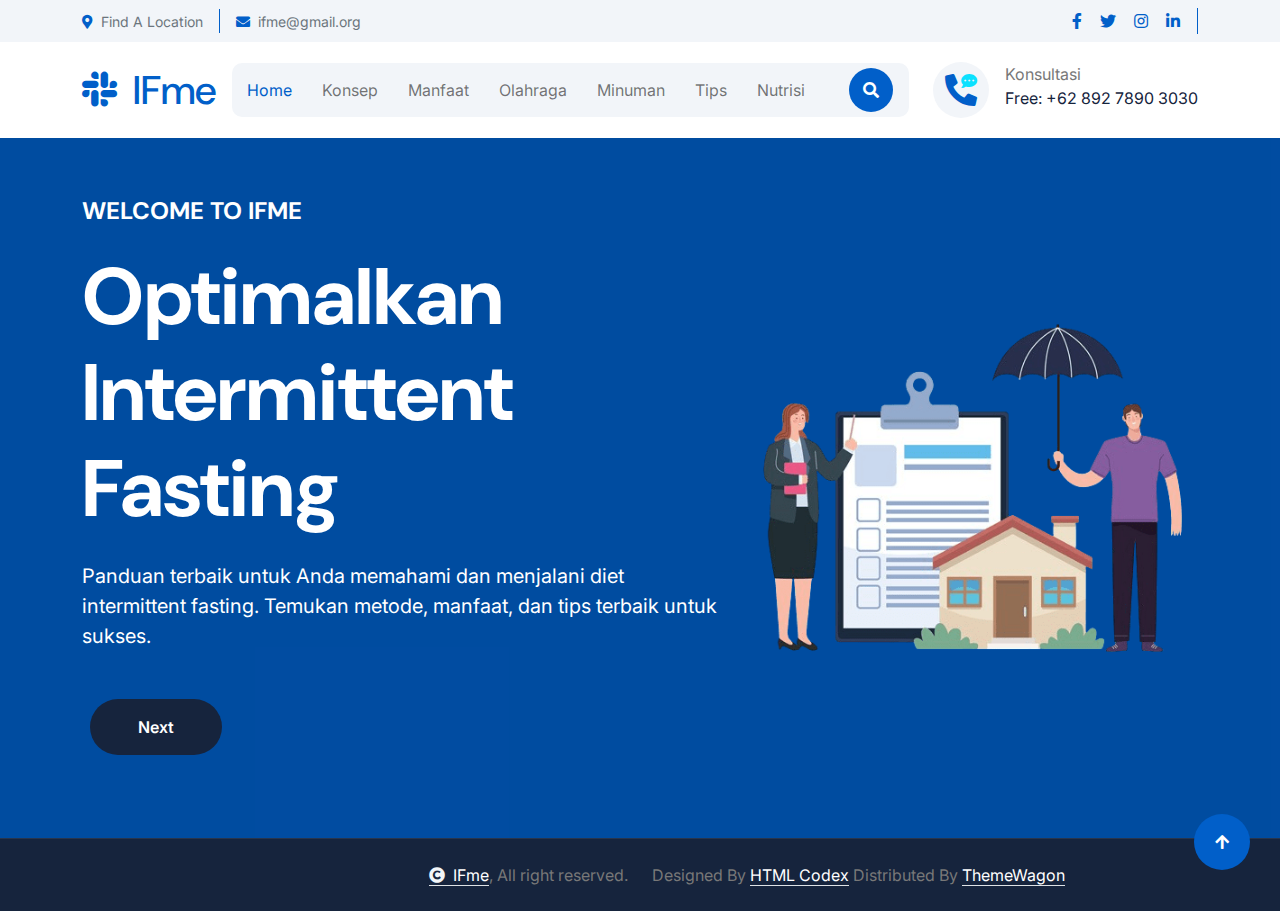
<file: index.html>
<!DOCTYPE html>
<html lang="en">
  <head>
    <meta charset="utf-8" />
    <title>IFme - Intermittent Fasting</title>
    <meta content="width=device-width, initial-scale=1.0" name="viewport" />
    <meta content="" name="keywords" />
    <meta content="" name="description" />

    <!-- Google Web Fonts -->
    <link rel="preconnect" href="https://fonts.googleapis.com" />
    <link rel="preconnect" href="https://fonts.gstatic.com" crossorigin />
    <link
      href="https://fonts.googleapis.com/css2?family=DM+Sans:ital,opsz,wght@0,9..40,100..1000;1,9..40,100..1000&family=Inter:slnt,wght@-10..0,100..900&display=swap"
      rel="stylesheet"
    />

    <!-- Icon Font Stylesheet -->
    <link
      rel="stylesheet"
      href="https://use.fontawesome.com/releases/v5.15.4/css/all.css"
    />
    <link
      href="https://cdn.jsdelivr.net/npm/bootstrap-icons@1.4.1/font/bootstrap-icons.css"
      rel="stylesheet"
    />

    <!-- Libraries Stylesheet -->
    <link rel="stylesheet" href="lib/animate/animate.min.css" />
    <link href="lib/lightbox/css/lightbox.min.css" rel="stylesheet" />
    <link href="lib/owlcarousel/assets/owl.carousel.min.css" rel="stylesheet" />

    <!-- Customized Bootstrap Stylesheet -->
    <link href="css/bootstrap.min.css" rel="stylesheet" />

    <!-- Template Stylesheet -->
    <link href="css/style.css" rel="stylesheet" />
  </head>

  <body>
    <!-- Spinner Start -->
    <div
      id="spinner"
      class="show bg-white position-fixed translate-middle w-100 vh-100 top-50 start-50 d-flex align-items-center justify-content-center"
    >
      <div
        class="spinner-border text-primary"
        style="width: 3rem; height: 3rem"
        role="status"
      >
        <span class="sr-only">Loading...</span>
      </div>
    </div>
    <!-- Spinner End -->

    <!-- Topbar Start -->
    <div
      class="container-fluid topbar px-0 px-lg-4 bg-light py-2 d-none d-lg-block"
    >
      <div class="container">
        <div class="row gx-0 align-items-center">
          <div class="col-lg-8 text-center text-lg-start mb-lg-0">
            <div class="d-flex flex-wrap">
              <div class="border-end border-primary pe-3">
                <a href="#" class="text-muted small"
                  ><i class="fas fa-map-marker-alt text-primary me-2"></i>Find A
                  Location</a
                >
              </div>
              <div class="ps-3">
                <a href="mailto:example@gmail.com" class="text-muted small"
                  ><i class="fas fa-envelope text-primary me-2"></i
                  >ifme@gmail.org</a
                >
              </div>
            </div>
          </div>
          <div class="col-lg-4 text-center text-lg-end">
            <div class="d-flex justify-content-end">
              <div class="d-flex border-end border-primary pe-3">
                <a class="btn p-0 text-primary me-3" href="#"
                  ><i class="fab fa-facebook-f"></i
                ></a>
                <a class="btn p-0 text-primary me-3" href="#"
                  ><i class="fab fa-twitter"></i
                ></a>
                <a class="btn p-0 text-primary me-3" href="#"
                  ><i class="fab fa-instagram"></i
                ></a>
                <a class="btn p-0 text-primary me-0" href="#"
                  ><i class="fab fa-linkedin-in"></i
                ></a>
              </div>
            </div>
          </div>
        </div>
      </div>
    </div>
    <!-- Topbar End -->

    <!-- Navbar & Hero Start -->
    <div class="container-fluid nav-bar px-0 px-lg-4 py-lg-0">
      <div class="container">
        <nav class="navbar navbar-expand-lg navbar-light">
          <a href="#" class="navbar-brand p-0">
            <h1 class="text-primary mb-0">
              <i class="fab fa-slack me-2"></i> IFme
            </h1>
            <!-- <img src="img/logo.png" alt="Logo"> -->
          </a>
          <button
            class="navbar-toggler"
            type="button"
            data-bs-toggle="collapse"
            data-bs-target="#navbarCollapse"
          >
            <span class="fa fa-bars"></span>
          </button>
          <div class="collapse navbar-collapse" id="navbarCollapse">
            <div class="navbar-nav mx-0 mx-lg-auto">
              <a href="index.html" class="nav-item nav-link active">Home</a>
              <a href="fitur/konsep.html" class="nav-item nav-link">Konsep</a>
              <a href="fitur/manfaat.html" class="nav-item nav-link">Manfaat</a>
              <a href="fitur/olahraga.html" class="nav-item nav-link"
                >Olahraga</a
              >
              <a href="fitur/minuman.html" class="nav-item nav-link">Minuman</a>
              <a href="fitur/tips.html" class="nav-item nav-link">Tips</a>
              <a href="fitur/nutrisi.html" class="nav-item nav-link">Nutrisi</a>
              <div class="nav-btn px-3">
                <button
                  class="btn-search btn btn-primary btn-md-square rounded-circle flex-shrink-0"
                  data-bs-toggle="modal"
                  data-bs-target="#searchModal"
                >
                  <i class="fas fa-search"></i>
                </button>
              </div>
            </div>
          </div>
          <div class="d-none d-xl-flex flex-shrink-0 ps-4">
            <a
              href="#"
              class="btn btn-light btn-lg-square rounded-circle position-relative wow tada"
              data-wow-delay=".9s"
            >
              <i class="fa fa-phone-alt fa-2x"></i>
              <div class="position-absolute" style="top: 7px; right: 12px">
                <span><i class="fa fa-comment-dots text-secondary"></i></span>
              </div>
            </a>
            <div class="d-flex flex-column ms-3">
              <span>Konsultasi </span>
              <a href="tel:+ 0123 456 7890"
                ><span class="text-dark">Free: +62 892 7890 3030</span></a
              >
            </div>
          </div>
        </nav>
      </div>
    </div>
    <!-- Navbar & Hero End -->

    <!-- Modal Search Start -->
    <div
      class="modal fade"
      id="searchModal"
      tabindex="-1"
      aria-labelledby="exampleModalLabel"
      aria-hidden="true"
    >
      <div class="modal-dialog modal-fullscreen">
        <div class="modal-content rounded-0">
          <div class="modal-header">
            <h5 class="modal-title" id="exampleModalLabel">
              Search by keyword
            </h5>
            <button
              type="button"
              class="btn-close"
              data-bs-dismiss="modal"
              aria-label="Close"
            ></button>
          </div>
          <div class="modal-body d-flex align-items-center bg-primary">
            <div class="input-group w-75 mx-auto d-flex">
              <input
                type="search"
                class="form-control p-3"
                placeholder="keywords"
                aria-describedby="search-icon-1"
              />
              <span
                id="search-icon-1"
                class="btn bg-light border nput-group-text p-3"
                ><i class="fa fa-search"></i
              ></span>
            </div>
          </div>
        </div>
      </div>
    </div>
    <!-- Modal Search End -->

    <!-- Carousel Start -->
    <div class="header-carousel owl-carousel">
      <div class="header-carousel-item bg-primary">
        <div class="carousel-caption">
          <div class="container">
            <div class="row g-4 align-items-center">
              <div class="col-lg-7 animated fadeInLeft">
                <div class="text-sm-center text-md-start">
                  <h4 class="text-white text-uppercase fw-bold mb-4">
                    Welcome to IFme
                  </h4>
                  <h1 class="display-1 text-white mb-4">
                    Optimalkan Intermittent Fasting
                  </h1>
                  <p class="mb-5 fs-5">
                    Panduan terbaik untuk Anda memahami dan menjalani diet
                    intermittent fasting. Temukan metode, manfaat, dan tips
                    terbaik untuk sukses.
                  </p>
                  <div
                    class="d-flex justify-content-center justify-content-md-start flex-shrink-0 mb-4"
                  >
                    <a
                      class="btn btn-dark rounded-pill py-3 px-4 px-md-5 ms-2"
                      href="about.html"
                      >Next</a
                    >
                  </div>
                </div>
              </div>
              <div class="col-lg-5 animated fadeInRight">
                <div class="calrousel-img" style="object-fit: cover">
                  <img
                    src="img/carousel-2.png"
                    class="img-fluid w-100"
                    alt=""
                  />
                </div>
              </div>
            </div>
          </div>
        </div>
      </div>
      <div class="header-carousel-item bg-primary">
        <div class="carousel-caption">
          <div class="container">
            <div class="row gy-4 gy-lg-0 gx-0 gx-lg-5 align-items-center">
              <div class="col-lg-5 animated fadeInLeft">
                <div class="calrousel-img">
                  <img
                    src="img/carousel-2.png"
                    class="img-fluid w-100"
                    alt=""
                  />
                </div>
              </div>
              <div class="col-lg-7 animated fadeInRight">
                <div class="text-sm-center text-md-end">
                  <h4 class="text-white text-uppercase fw-bold mb-4">
                    Welcome to IFme
                  </h4>
                  <h1 class="display-1 text-white mb-4">
                    Optimalkan Intermittent Fasting
                  </h1>
                  <p class="mb-5 fs-5">
                    Panduan terbaik untuk Anda memahami dan menjalani diet
                    intermittent fasting. Temukan metode, manfaat, dan tips
                    terbaik untuk sukses.
                  </p>
                  <div
                    class="d-flex justify-content-center justify-content-md-end flex-shrink-0 mb-4"
                  >
                    <a
                      class="btn btn-dark rounded-pill py-3 px-4 px-md-5 ms-2"
                      href="about.html"
                      >Next</a
                    >
                  </div>
                </div>
              </div>
            </div>
          </div>
        </div>
      </div>
    </div>
    <!-- Carousel End -->

    <!-- Copyright Start -->
    <div class="container-fluid copyright py-4">
      <div class="container">
        <div class="row g-4 align-items-center">
          <div class="col-md-6 text-center text-md-end mb-md-0">
            <span class="text-body"
              ><a href="#" class="border-bottom text-white"
                ><i class="fas fa-copyright text-light me-2"></i>IFme</a
              >, All right reserved.</span
            >
          </div>
          <div class="col-md-6 text-center text-md-start text-body">
            <!--/*** This template is free as long as you keep the below author’s credit link/attribution link/backlink. ***/-->
            <!--/*** If you'd like to use the template without the below author’s credit link/attribution link/backlink, ***/-->
            <!--/*** you can purchase the Credit Removal License from "https://htmlcodex.com/credit-removal". ***/-->
            Designed By
            <a class="border-bottom text-white" href="https://htmlcodex.com"
              >HTML Codex</a
            >
            Distributed By
            <a class="border-bottom text-white" href="https://themewagon.com"
              >ThemeWagon</a
            >
          </div>
        </div>
      </div>
    </div>
    <!-- Copyright End -->

    <!-- Back to Top -->
    <a href="#" class="btn btn-primary btn-lg-square rounded-circle back-to-top"
      ><i class="fa fa-arrow-up"></i
    ></a>

    <!-- JavaScript Libraries -->
    <script src="https://ajax.googleapis.com/ajax/libs/jquery/3.6.4/jquery.min.js"></script>
    <script src="https://cdn.jsdelivr.net/npm/bootstrap@5.0.0/dist/js/bootstrap.bundle.min.js"></script>
    <script src="lib/wow/wow.min.js"></script>
    <script src="lib/easing/easing.min.js"></script>
    <script src="lib/waypoints/waypoints.min.js"></script>
    <script src="lib/counterup/counterup.min.js"></script>
    <script src="lib/lightbox/js/lightbox.min.js"></script>
    <script src="lib/owlcarousel/owl.carousel.min.js"></script>

    <!-- Template Javascript -->
    <script src="js/main.js"></script>
  </body>
</html>
</file>
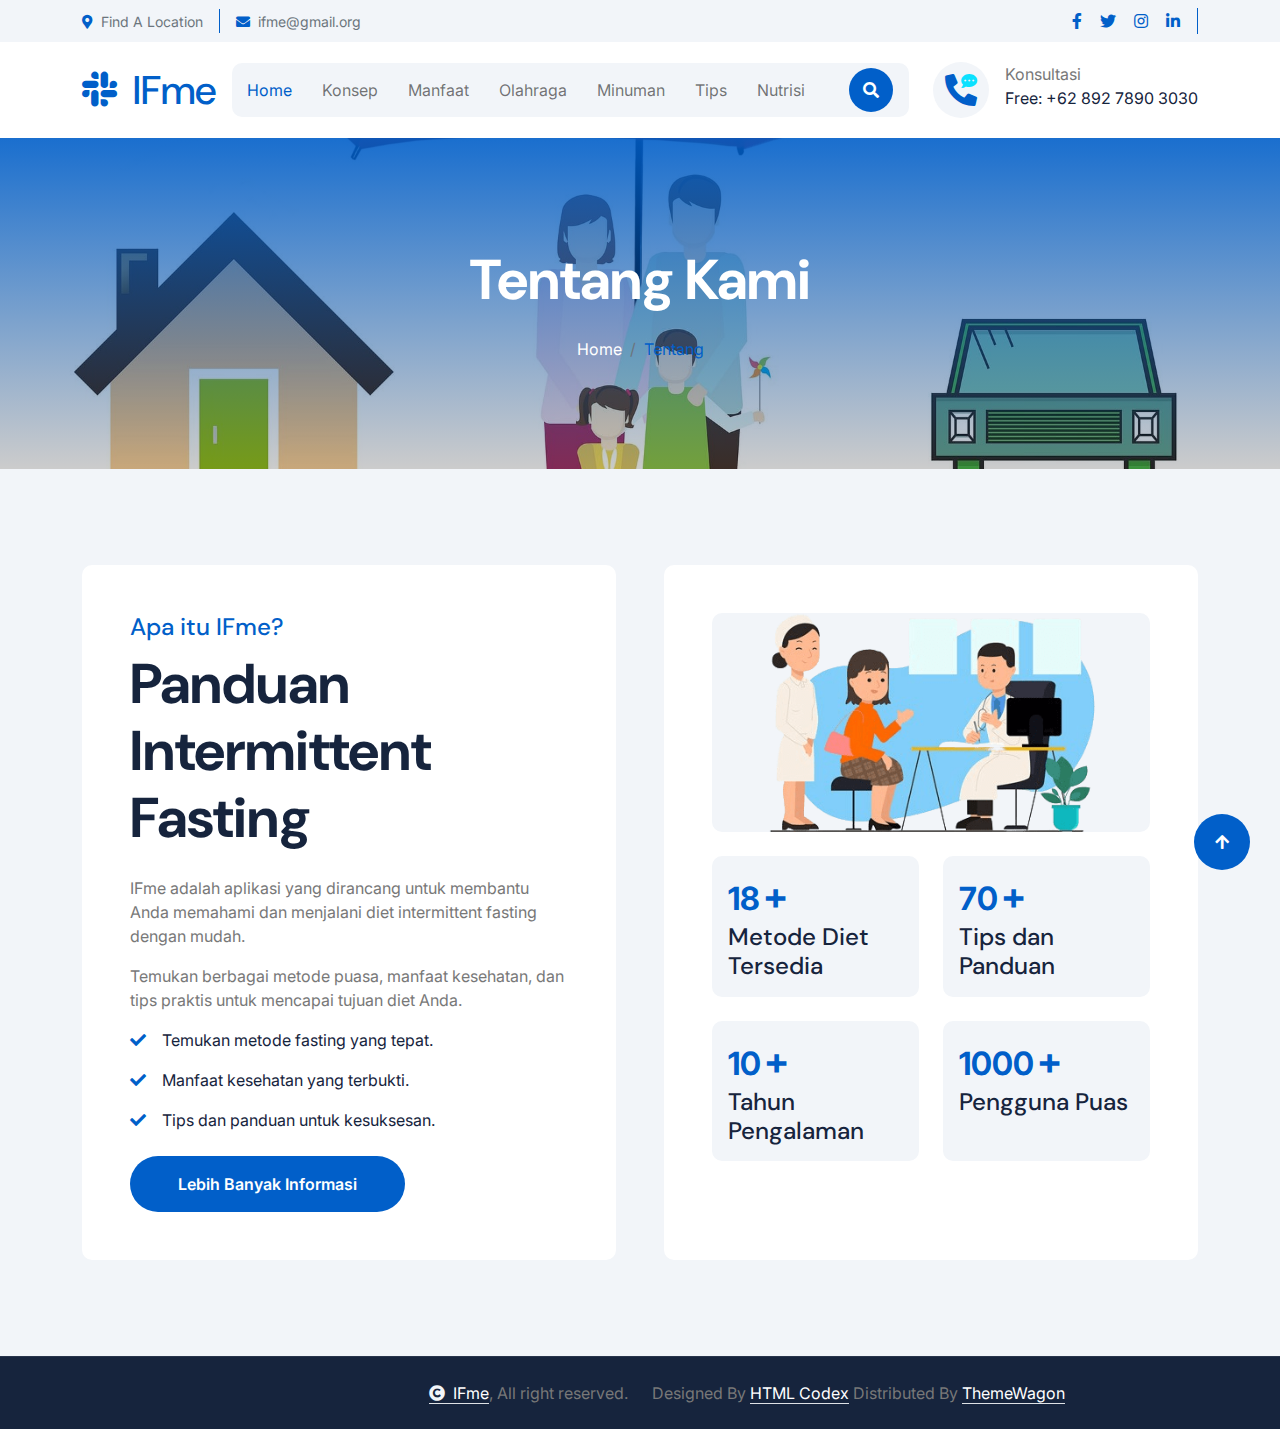
<file: about.html>
<!DOCTYPE html>
<html lang="en">
  <head>
    <meta charset="utf-8" />
    <title>IFme - Intermittent Fasting</title>
    <meta content="width=device-width, initial-scale=1.0" name="viewport" />
    <meta content="" name="keywords" />
    <meta content="" name="description" />

    <!-- Google Web Fonts -->
    <link rel="preconnect" href="https://fonts.googleapis.com" />
    <link rel="preconnect" href="https://fonts.gstatic.com" crossorigin />
    <link
      href="https://fonts.googleapis.com/css2?family=DM+Sans:ital,opsz,wght@0,9..40,100..1000;1,9..40,100..1000&family=Inter:slnt,wght@-10..0,100..900&display=swap"
      rel="stylesheet"
    />

    <!-- Icon Font Stylesheet -->
    <link
      rel="stylesheet"
      href="https://use.fontawesome.com/releases/v5.15.4/css/all.css"
    />
    <link
      href="https://cdn.jsdelivr.net/npm/bootstrap-icons@1.4.1/font/bootstrap-icons.css"
      rel="stylesheet"
    />

    <!-- Libraries Stylesheet -->
    <link rel="stylesheet" href="lib/animate/animate.min.css" />
    <link href="lib/lightbox/css/lightbox.min.css" rel="stylesheet" />
    <link href="lib/owlcarousel/assets/owl.carousel.min.css" rel="stylesheet" />

    <!-- Customized Bootstrap Stylesheet -->
    <link href="css/bootstrap.min.css" rel="stylesheet" />

    <!-- Template Stylesheet -->
    <link href="css/style.css" rel="stylesheet" />
  </head>

  <body>
    <!-- Spinner Start -->
    <div
      id="spinner"
      class="show bg-white position-fixed translate-middle w-100 vh-100 top-50 start-50 d-flex align-items-center justify-content-center"
    >
      <div
        class="spinner-border text-primary"
        style="width: 3rem; height: 3rem"
        role="status"
      >
        <span class="sr-only">Loading...</span>
      </div>
    </div>
    <!-- Spinner End -->

    <!-- Topbar Start -->
    <div
      class="container-fluid topbar px-0 px-lg-4 bg-light py-2 d-none d-lg-block"
    >
      <div class="container">
        <div class="row gx-0 align-items-center">
          <div class="col-lg-8 text-center text-lg-start mb-lg-0">
            <div class="d-flex flex-wrap">
              <div class="border-end border-primary pe-3">
                <a href="#" class="text-muted small"
                  ><i class="fas fa-map-marker-alt text-primary me-2"></i>Find A
                  Location</a
                >
              </div>
              <div class="ps-3">
                <a href="mailto:example@gmail.com" class="text-muted small"
                  ><i class="fas fa-envelope text-primary me-2"></i
                  >ifme@gmail.org</a
                >
              </div>
            </div>
          </div>
          <div class="col-lg-4 text-center text-lg-end">
            <div class="d-flex justify-content-end">
              <div class="d-flex border-end border-primary pe-3">
                <a class="btn p-0 text-primary me-3" href="#"
                  ><i class="fab fa-facebook-f"></i
                ></a>
                <a class="btn p-0 text-primary me-3" href="#"
                  ><i class="fab fa-twitter"></i
                ></a>
                <a class="btn p-0 text-primary me-3" href="#"
                  ><i class="fab fa-instagram"></i
                ></a>
                <a class="btn p-0 text-primary me-0" href="#"
                  ><i class="fab fa-linkedin-in"></i
                ></a>
              </div>
            </div>
          </div>
        </div>
      </div>
    </div>
    <!-- Topbar End -->

    <!-- Navbar & Hero Start -->
    <div class="container-fluid nav-bar px-0 px-lg-4 py-lg-0">
      <div class="container">
        <nav class="navbar navbar-expand-lg navbar-light">
          <a href="#" class="navbar-brand p-0">
            <h1 class="text-primary mb-0">
              <i class="fab fa-slack me-2"></i> IFme
            </h1>
            <!-- <img src="img/logo.png" alt="Logo"> -->
          </a>
          <button
            class="navbar-toggler"
            type="button"
            data-bs-toggle="collapse"
            data-bs-target="#navbarCollapse"
          >
            <span class="fa fa-bars"></span>
          </button>
          <div class="collapse navbar-collapse" id="navbarCollapse">
            <div class="navbar-nav mx-0 mx-lg-auto">
              <a href="index.html" class="nav-item nav-link active">Home</a>
              <a href="fitur/konsep.html" class="nav-item nav-link">Konsep</a>
              <a href="fitur/manfaat.html" class="nav-item nav-link">Manfaat</a>
              <a href="fitur/olahraga.html" class="nav-item nav-link"
                >Olahraga</a
              >
              <a href="fitur/minuman.html" class="nav-item nav-link">Minuman</a>
              <a href="fitur/tips.html" class="nav-item nav-link">Tips</a>
              <a href="fitur/nutrisi.html" class="nav-item nav-link">Nutrisi</a>
              <div class="nav-btn px-3">
                <button
                  class="btn-search btn btn-primary btn-md-square rounded-circle flex-shrink-0"
                  data-bs-toggle="modal"
                  data-bs-target="#searchModal"
                >
                  <i class="fas fa-search"></i>
                </button>
              </div>
            </div>
          </div>
          <div class="d-none d-xl-flex flex-shrink-0 ps-4">
            <a
              href="#"
              class="btn btn-light btn-lg-square rounded-circle position-relative wow tada"
              data-wow-delay=".9s"
            >
              <i class="fa fa-phone-alt fa-2x"></i>
              <div class="position-absolute" style="top: 7px; right: 12px">
                <span><i class="fa fa-comment-dots text-secondary"></i></span>
              </div>
            </a>
            <div class="d-flex flex-column ms-3">
              <span>Konsultasi </span>
              <a href="tel:+ 0123 456 7890"
                ><span class="text-dark">Free: +62 892 7890 3030</span></a
              >
            </div>
          </div>
        </nav>
      </div>
    </div>
    <!-- Navbar & Hero End -->

    <!-- Modal Search Start -->
    <div
      class="modal fade"
      id="searchModal"
      tabindex="-1"
      aria-labelledby="exampleModalLabel"
      aria-hidden="true"
    >
      <div class="modal-dialog modal-fullscreen">
        <div class="modal-content rounded-0">
          <div class="modal-header">
            <h5 class="modal-title" id="exampleModalLabel">
              Search by keyword
            </h5>
            <button
              type="button"
              class="btn-close"
              data-bs-dismiss="modal"
              aria-label="Close"
            ></button>
          </div>
          <div class="modal-body d-flex align-items-center bg-primary">
            <div class="input-group w-75 mx-auto d-flex">
              <input
                type="search"
                class="form-control p-3"
                placeholder="keywords"
                aria-describedby="search-icon-1"
              />
              <span
                id="search-icon-1"
                class="btn bg-light border nput-group-text p-3"
                ><i class="fa fa-search"></i
              ></span>
            </div>
          </div>
        </div>
      </div>
    </div>
    <!-- Modal Search End -->

    <!-- Header Start -->
    <div class="container-fluid bg-breadcrumb">
      <div class="container text-center py-5" style="max-width: 900px">
        <h4
          class="text-white display-4 mb-4 wow fadeInDown"
          data-wow-delay="0.1s"
        >
          Tentang Kami
        </h4>
        <ol
          class="breadcrumb d-flex justify-content-center mb-0 wow fadeInDown"
          data-wow-delay="0.3s"
        >
          <li class="breadcrumb-item"><a href="index.html">Home</a></li>
          <li class="breadcrumb-item active text-primary">Tentang</li>
        </ol>
      </div>
    </div>
    <!-- Header End -->

    <!-- About Start -->
    <div class="container-fluid bg-light about py-5">
      <div class="container py-5">
        <div class="row g-5">
          <div class="col-xl-6 wow fadeInLeft" data-wow-delay="0.2s">
            <div class="about-item-content bg-white rounded p-5 h-100">
              <h4 class="text-primary">Apa itu IFme?</h4>
              <h1 class="display-4 mb-4">Panduan Intermittent Fasting</h1>
              <p>
                IFme adalah aplikasi yang dirancang untuk membantu Anda memahami
                dan menjalani diet intermittent fasting dengan mudah.
              </p>
              <p>
                Temukan berbagai metode puasa, manfaat kesehatan, dan tips
                praktis untuk mencapai tujuan diet Anda.
              </p>
              <p class="text-dark">
                <i class="fa fa-check text-primary me-3"></i>Temukan metode
                fasting yang tepat.
              </p>
              <p class="text-dark">
                <i class="fa fa-check text-primary me-3"></i>Manfaat kesehatan
                yang terbukti.
              </p>
              <p class="text-dark mb-4">
                <i class="fa fa-check text-primary me-3"></i>Tips dan panduan
                untuk kesuksesan.
              </p>
              <a
                class="btn btn-primary rounded-pill py-3 px-5"
                href="feature.html"
                >Lebih Banyak Informasi</a
              >
            </div>
          </div>
          <div class="col-xl-6 wow fadeInRight" data-wow-delay="0.2s">
            <div class="bg-white rounded p-5 h-100">
              <div class="row g-4 justify-content-center">
                <div class="col-12">
                  <div class="rounded bg-light">
                    <img
                      src="img/about-1.png"
                      class="img-fluid rounded w-100"
                      alt="Intermittent Fasting"
                    />
                  </div>
                </div>
                <div class="col-sm-6">
                  <div class="counter-item bg-light rounded p-3 h-100">
                    <div class="counter-counting">
                      <span
                        class="text-primary fs-2 fw-bold"
                        data-toggle="counter-up"
                        >50</span
                      >
                      <span class="h1 fw-bold text-primary">+</span>
                    </div>
                    <h4 class="mb-0 text-dark">Metode Diet Tersedia</h4>
                  </div>
                </div>
                <div class="col-sm-6">
                  <div class="counter-item bg-light rounded p-3 h-100">
                    <div class="counter-counting">
                      <span
                        class="text-primary fs-2 fw-bold"
                        data-toggle="counter-up"
                        >200</span
                      >
                      <span class="h1 fw-bold text-primary">+</span>
                    </div>
                    <h4 class="mb-0 text-dark">Tips dan Panduan</h4>
                  </div>
                </div>
                <div class="col-sm-6">
                  <div class="counter-item bg-light rounded p-3 h-100">
                    <div class="counter-counting">
                      <span
                        class="text-primary fs-2 fw-bold"
                        data-toggle="counter-up"
                        >10</span
                      >
                      <span class="h1 fw-bold text-primary">+</span>
                    </div>
                    <h4 class="mb-0 text-dark">Tahun Pengalaman</h4>
                  </div>
                </div>
                <div class="col-sm-6">
                  <div class="counter-item bg-light rounded p-3 h-100">
                    <div class="counter-counting">
                      <span
                        class="text-primary fs-2 fw-bold"
                        data-toggle="counter-up"
                        >1000</span
                      >
                      <span class="h1 fw-bold text-primary">+</span>
                    </div>
                    <h4 class="mb-0 text-dark">Pengguna Puas</h4>
                  </div>
                </div>
              </div>
            </div>
          </div>
        </div>
      </div>
    </div>
    <!-- About End -->

    <!-- Copyright Start -->
    <div class="container-fluid copyright py-4">
      <div class="container">
        <div class="row g-4 align-items-center">
          <div class="col-md-6 text-center text-md-end mb-md-0">
            <span class="text-body"
              ><a href="#" class="border-bottom text-white"
                ><i class="fas fa-copyright text-light me-2"></i>IFme</a
              >, All right reserved.</span
            >
          </div>
          <div class="col-md-6 text-center text-md-start text-body">
            <!--/*** This template is free as long as you keep the below author’s credit link/attribution link/backlink. ***/-->
            <!--/*** If you'd like to use the template without the below author’s credit link/attribution link/backlink, ***/-->
            <!--/*** you can purchase the Credit Removal License from "https://htmlcodex.com/credit-removal". ***/-->
            Designed By
            <a class="border-bottom text-white" href="https://htmlcodex.com"
              >HTML Codex</a
            >
            Distributed By
            <a class="border-bottom text-white" href="https://themewagon.com"
              >ThemeWagon</a
            >
          </div>
        </div>
      </div>
    </div>
    <!-- Copyright End -->

    <!-- Back to Top -->
    <a href="#" class="btn btn-primary btn-lg-square rounded-circle back-to-top"
      ><i class="fa fa-arrow-up"></i
    ></a>

    <!-- JavaScript Libraries -->
    <script src="https://ajax.googleapis.com/ajax/libs/jquery/3.6.4/jquery.min.js"></script>
    <script src="https://cdn.jsdelivr.net/npm/bootstrap@5.0.0/dist/js/bootstrap.bundle.min.js"></script>
    <script src="lib/wow/wow.min.js"></script>
    <script src="lib/easing/easing.min.js"></script>
    <script src="lib/waypoints/waypoints.min.js"></script>
    <script src="lib/counterup/counterup.min.js"></script>
    <script src="lib/lightbox/js/lightbox.min.js"></script>
    <script src="lib/owlcarousel/owl.carousel.min.js"></script>

    <!-- Template Javascript -->
    <script src="js/main.js"></script>
  </body>
</html>
</file>
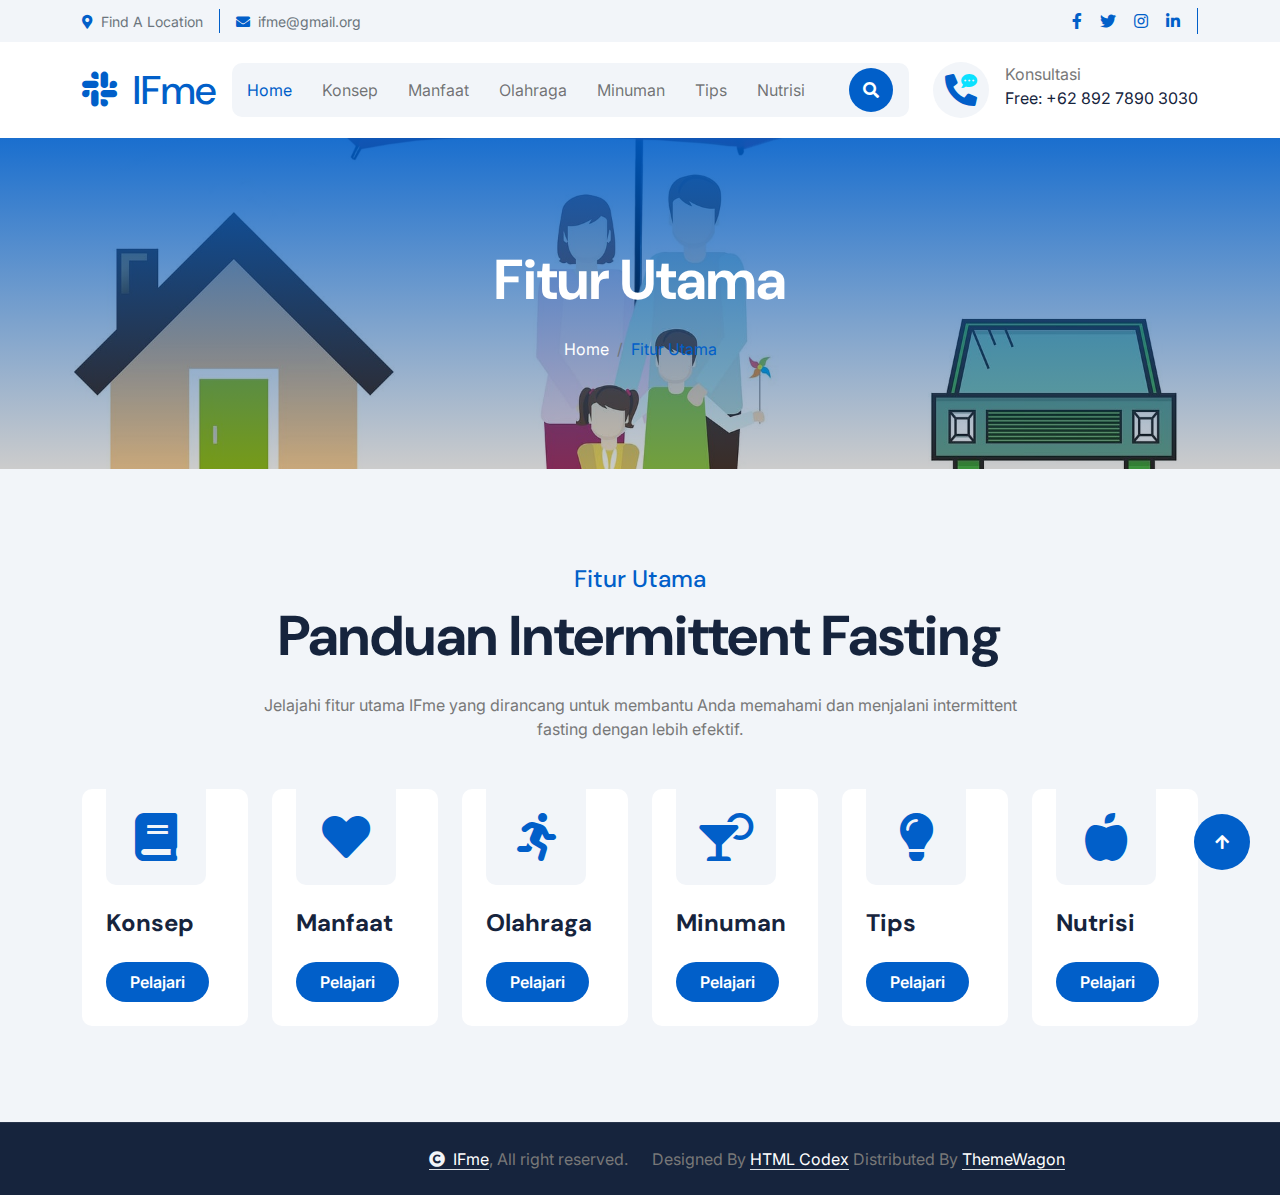
<file: feature.html>
<!DOCTYPE html>
<html lang="en">
  <head>
    <meta charset="utf-8" />
    <title>IFme - Intermittent Fasting</title>
    <meta content="width=device-width, initial-scale=1.0" name="viewport" />
    <meta content="" name="keywords" />
    <meta content="" name="description" />

    <!-- Google Web Fonts -->
    <link rel="preconnect" href="https://fonts.googleapis.com" />
    <link rel="preconnect" href="https://fonts.gstatic.com" crossorigin />
    <link
      href="https://fonts.googleapis.com/css2?family=DM+Sans:ital,opsz,wght@0,9..40,100..1000;1,9..40,100..1000&family=Inter:slnt,wght@-10..0,100..900&display=swap"
      rel="stylesheet"
    />

    <!-- Icon Font Stylesheet -->
    <link
      rel="stylesheet"
      href="https://use.fontawesome.com/releases/v5.15.4/css/all.css"
    />
    <link
      href="https://cdn.jsdelivr.net/npm/bootstrap-icons@1.4.1/font/bootstrap-icons.css"
      rel="stylesheet"
    />

    <!-- Libraries Stylesheet -->
    <link rel="stylesheet" href="lib/animate/animate.min.css" />
    <link href="lib/lightbox/css/lightbox.min.css" rel="stylesheet" />
    <link href="lib/owlcarousel/assets/owl.carousel.min.css" rel="stylesheet" />

    <!-- Customized Bootstrap Stylesheet -->
    <link href="css/bootstrap.min.css" rel="stylesheet" />

    <!-- Template Stylesheet -->
    <link href="css/style.css" rel="stylesheet" />
  </head>

  <body>
    <!-- Spinner Start -->
    <div
      id="spinner"
      class="show bg-white position-fixed translate-middle w-100 vh-100 top-50 start-50 d-flex align-items-center justify-content-center"
    >
      <div
        class="spinner-border text-primary"
        style="width: 3rem; height: 3rem"
        role="status"
      >
        <span class="sr-only">Loading...</span>
      </div>
    </div>
    <!-- Spinner End -->

    <!-- Topbar Start -->
    <div
      class="container-fluid topbar px-0 px-lg-4 bg-light py-2 d-none d-lg-block"
    >
      <div class="container">
        <div class="row gx-0 align-items-center">
          <div class="col-lg-8 text-center text-lg-start mb-lg-0">
            <div class="d-flex flex-wrap">
              <div class="border-end border-primary pe-3">
                <a href="#" class="text-muted small"
                  ><i class="fas fa-map-marker-alt text-primary me-2"></i>Find A
                  Location</a
                >
              </div>
              <div class="ps-3">
                <a href="mailto:example@gmail.com" class="text-muted small"
                  ><i class="fas fa-envelope text-primary me-2"></i
                  >ifme@gmail.org</a
                >
              </div>
            </div>
          </div>
          <div class="col-lg-4 text-center text-lg-end">
            <div class="d-flex justify-content-end">
              <div class="d-flex border-end border-primary pe-3">
                <a class="btn p-0 text-primary me-3" href="#"
                  ><i class="fab fa-facebook-f"></i
                ></a>
                <a class="btn p-0 text-primary me-3" href="#"
                  ><i class="fab fa-twitter"></i
                ></a>
                <a class="btn p-0 text-primary me-3" href="#"
                  ><i class="fab fa-instagram"></i
                ></a>
                <a class="btn p-0 text-primary me-0" href="#"
                  ><i class="fab fa-linkedin-in"></i
                ></a>
              </div>
            </div>
          </div>
        </div>
      </div>
    </div>
    <!-- Topbar End -->

    <!-- Navbar & Hero Start -->
    <div class="container-fluid nav-bar px-0 px-lg-4 py-lg-0">
      <div class="container">
        <nav class="navbar navbar-expand-lg navbar-light">
          <a href="#" class="navbar-brand p-0">
            <h1 class="text-primary mb-0">
              <i class="fab fa-slack me-2"></i> IFme
            </h1>
            <!-- <img src="img/logo.png" alt="Logo"> -->
          </a>
          <button
            class="navbar-toggler"
            type="button"
            data-bs-toggle="collapse"
            data-bs-target="#navbarCollapse"
          >
            <span class="fa fa-bars"></span>
          </button>
          <div class="collapse navbar-collapse" id="navbarCollapse">
            <div class="navbar-nav mx-0 mx-lg-auto">
              <a href="index.html" class="nav-item nav-link active">Home</a>
              <a href="fitur/konsep.html" class="nav-item nav-link">Konsep</a>
              <a href="fitur/manfaat.html" class="nav-item nav-link">Manfaat</a>
              <a href="fitur/olahraga.html" class="nav-item nav-link"
                >Olahraga</a
              >
              <a href="fitur/minuman.html" class="nav-item nav-link">Minuman</a>
              <a href="fitur/tips.html" class="nav-item nav-link">Tips</a>
              <a href="fitur/nutrisi.html" class="nav-item nav-link">Nutrisi</a>
              <div class="nav-btn px-3">
                <button
                  class="btn-search btn btn-primary btn-md-square rounded-circle flex-shrink-0"
                  data-bs-toggle="modal"
                  data-bs-target="#searchModal"
                >
                  <i class="fas fa-search"></i>
                </button>
              </div>
            </div>
          </div>
          <div class="d-none d-xl-flex flex-shrink-0 ps-4">
            <a
              href="#"
              class="btn btn-light btn-lg-square rounded-circle position-relative wow tada"
              data-wow-delay=".9s"
            >
              <i class="fa fa-phone-alt fa-2x"></i>
              <div class="position-absolute" style="top: 7px; right: 12px">
                <span><i class="fa fa-comment-dots text-secondary"></i></span>
              </div>
            </a>
            <div class="d-flex flex-column ms-3">
              <span>Konsultasi </span>
              <a href="tel:+ 0123 456 7890"
                ><span class="text-dark">Free: +62 892 7890 3030</span></a
              >
            </div>
          </div>
        </nav>
      </div>
    </div>
    <!-- Navbar & Hero End -->

    <!-- Modal Search Start -->
    <div
      class="modal fade"
      id="searchModal"
      tabindex="-1"
      aria-labelledby="exampleModalLabel"
      aria-hidden="true"
    >
      <div class="modal-dialog modal-fullscreen">
        <div class="modal-content rounded-0">
          <div class="modal-header">
            <h5 class="modal-title" id="exampleModalLabel">
              Search by keyword
            </h5>
            <button
              type="button"
              class="btn-close"
              data-bs-dismiss="modal"
              aria-label="Close"
            ></button>
          </div>
          <div class="modal-body d-flex align-items-center bg-primary">
            <div class="input-group w-75 mx-auto d-flex">
              <input
                type="search"
                class="form-control p-3"
                placeholder="keywords"
                aria-describedby="search-icon-1"
              />
              <span
                id="search-icon-1"
                class="btn bg-light border nput-group-text p-3"
                ><i class="fa fa-search"></i
              ></span>
            </div>
          </div>
        </div>
      </div>
    </div>
    <!-- Modal Search End -->

    <!-- Header Start -->
    <div class="container-fluid bg-breadcrumb">
      <div class="container text-center py-5" style="max-width: 900px">
        <h4
          class="text-white display-4 mb-4 wow fadeInDown fw-bold"
          data-wow-delay="0.1s"
        >
          Fitur Utama
        </h4>
        <ol
          class="breadcrumb d-flex justify-content-center mb-0 wow fadeInDown"
          data-wow-delay="0.3s"
        >
          <li class="breadcrumb-item"><a href="index.html">Home</a></li>
          <li class="breadcrumb-item active text-primary">Fitur Utama</li>
        </ol>
      </div>
    </div>
    <!-- Header End -->

    <!-- Feature Start -->
    <div class="container-fluid feature bg-light py-5">
      <div class="container py-5">
        <div
          class="text-center mx-auto pb-5 wow fadeInUp"
          data-wow-delay="0.2s"
          style="max-width: 800px"
        >
          <h4 class="text-primary">Fitur Utama</h4>
          <h1 class="display-4 mb-4">Panduan Intermittent Fasting</h1>
          <p class="mb-0">
            Jelajahi fitur utama IFme yang dirancang untuk membantu Anda
            memahami dan menjalani intermittent fasting dengan lebih efektif.
          </p>
        </div>
        <div class="row g-4">
          <div
            class="col-md-6 col-lg-6 col-xl-2 wow fadeInUp"
            data-wow-delay="0.2s"
          >
            <div class="feature-item p-4 pt-0">
              <div class="feature-icon p-4 mb-4">
                <i class="fas fa-book fa-3x"></i>
              </div>
              <h4 class="mb-4 fw-bold">Konsep</h4>
              <p class="mb-4"></p>
              <a
                class="btn btn-primary rounded-pill py-2 px-4"
                href="fitur/konsep.html"
                >Pelajari</a
              >
            </div>
          </div>
          <div
            class="col-md-6 col-lg-6 col-xl-2 wow fadeInUp"
            data-wow-delay="0.4s"
          >
            <div class="feature-item p-4 pt-0">
              <div class="feature-icon p-4 mb-4">
                <i class="fas fa-heart fa-3x"></i>
              </div>
              <h4 class="mb-4 fw-bold">Manfaat</h4>
              <p class="mb-4"></p>
              <a
                class="btn btn-primary rounded-pill py-2 px-4"
                href="fitur/manfaat.html"
                >Pelajari</a
              >
            </div>
          </div>
          <div
            class="col-md-6 col-lg-6 col-xl-2 wow fadeInUp"
            data-wow-delay="0.6s"
          >
            <div class="feature-item p-4 pt-0">
              <div class="feature-icon p-4 mb-4">
                <i class="fas fa-running fa-3x"></i>
              </div>
              <h4 class="mb-4 fw-bold">Olahraga</h4>
              <p class="mb-4"></p>
              <a
                class="btn btn-primary rounded-pill py-2 px-4"
                href="fitur/olahraga.html"
                >Pelajari</a
              >
            </div>
          </div>
          <div
            class="col-md-6 col-lg-6 col-xl-2 wow fadeInUp"
            data-wow-delay="0.8s"
          >
            <div class="feature-item p-4 pt-0">
              <div class="feature-icon p-4 mb-4">
                <i class="fas fa-cocktail fa-3x"></i>
              </div>
              <h4 class="mb-4 fw-bold">Minuman</h4>
              <p class="mb-4"></p>
              <a
                class="btn btn-primary rounded-pill py-2 px-4"
                href="fitur/minuman.html"
                >Pelajari</a
              >
            </div>
          </div>
          <div
            class="col-md-6 col-lg-6 col-xl-2 wow fadeInUp"
            data-wow-delay="1.0s"
          >
            <div class="feature-item p-4 pt-0">
              <div class="feature-icon p-4 mb-4">
                <i class="fas fa-lightbulb fa-3x"></i>
              </div>
              <h4 class="mb-4 fw-bold">Tips</h4>
              <p class="mb-4"></p>
              <a
                class="btn btn-primary rounded-pill py-2 px-4"
                href="fitur/tips.html"
                >Pelajari</a
              >
            </div>
          </div>
          <div
            class="col-md-6 col-lg-6 col-xl-2 wow fadeInUp"
            data-wow-delay="1.2s"
          >
            <div class="feature-item p-4 pt-0">
              <div class="feature-icon p-4 mb-4">
                <i class="fas fa-apple-alt fa-3x"></i>
              </div>
              <h4 class="mb-4 fw-bold">Nutrisi</h4>
              <p class="mb-4"></p>
              <a
                class="btn btn-primary rounded-pill py-2 px-4"
                href="fitur/nutrisi.html"
                >Pelajari</a
              >
            </div>
          </div>
        </div>
      </div>
    </div>
    <!-- Feature End -->

    <!-- Copyright Start -->
    <div class="container-fluid copyright py-4">
      <div class="container">
        <div class="row g-4 align-items-center">
          <div class="col-md-6 text-center text-md-end mb-md-0">
            <span class="text-body"
              ><a href="#" class="border-bottom text-white"
                ><i class="fas fa-copyright text-light me-2"></i>IFme</a
              >, All right reserved.</span
            >
          </div>
          <div class="col-md-6 text-center text-md-start text-body">
            <!--/*** This template is free as long as you keep the below author’s credit link/attribution link/backlink. ***/-->
            <!--/*** If you'd like to use the template without the below author’s credit link/attribution link/backlink, ***/-->
            <!--/*** you can purchase the Credit Removal License from "https://htmlcodex.com/credit-removal". ***/-->
            Designed By
            <a class="border-bottom text-white" href="https://htmlcodex.com"
              >HTML Codex</a
            >
            Distributed By
            <a class="border-bottom text-white" href="https://themewagon.com"
              >ThemeWagon</a
            >
          </div>
        </div>
      </div>
    </div>
    <!-- Copyright End -->

    <!-- Back to Top -->
    <a href="#" class="btn btn-primary btn-lg-square rounded-circle back-to-top"
      ><i class="fa fa-arrow-up"></i
    ></a>

    <!-- JavaScript Libraries -->
    <script src="https://ajax.googleapis.com/ajax/libs/jquery/3.6.4/jquery.min.js"></script>
    <script src="https://cdn.jsdelivr.net/npm/bootstrap@5.0.0/dist/js/bootstrap.bundle.min.js"></script>
    <script src="lib/wow/wow.min.js"></script>
    <script src="lib/easing/easing.min.js"></script>
    <script src="lib/waypoints/waypoints.min.js"></script>
    <script src="lib/counterup/counterup.min.js"></script>
    <script src="lib/lightbox/js/lightbox.min.js"></script>
    <script src="lib/owlcarousel/owl.carousel.min.js"></script>

    <!-- Template Javascript -->
    <script src="js/main.js"></script>
  </body>
</html>
</file>
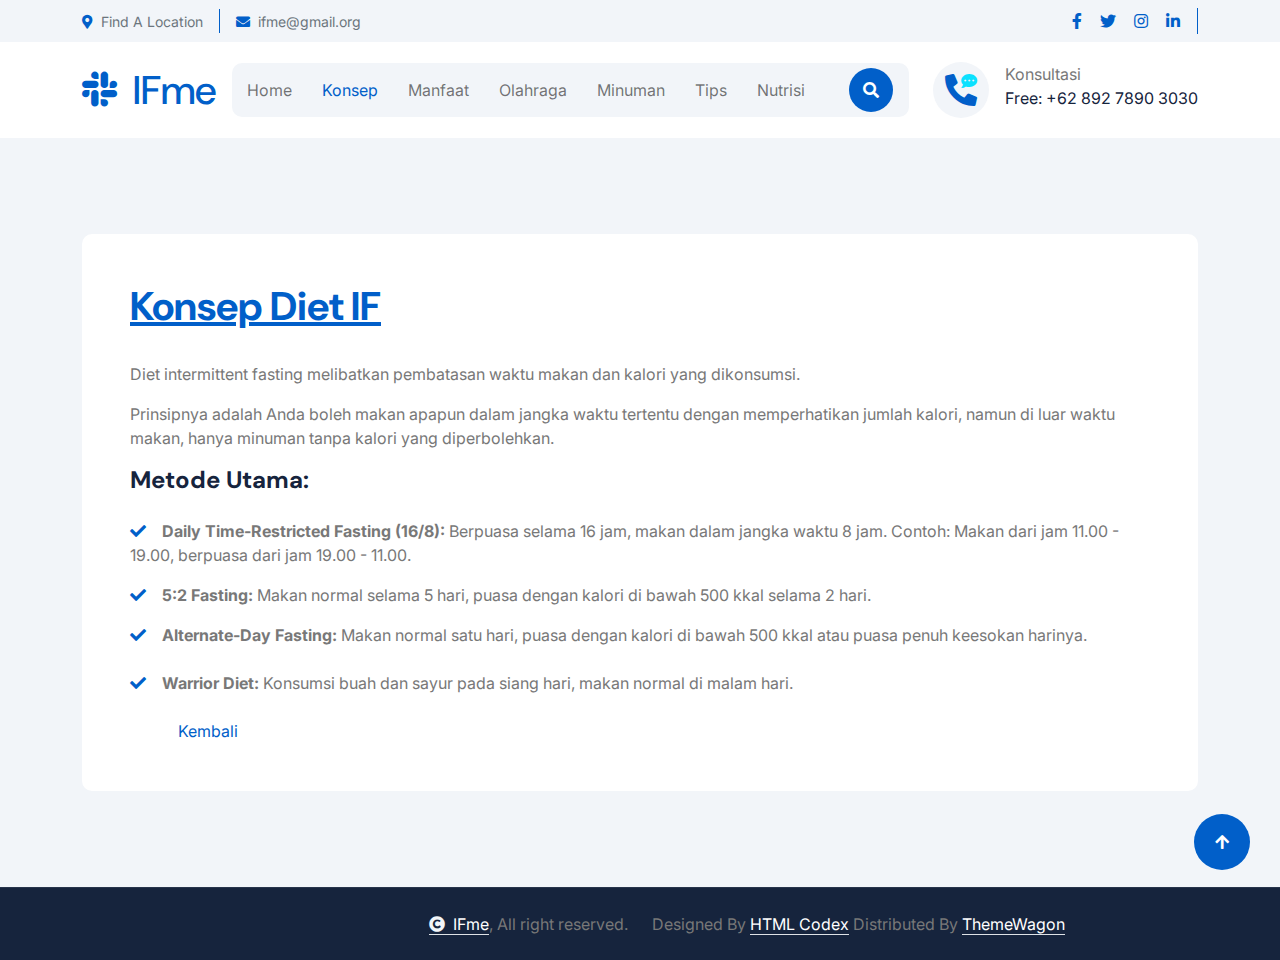
<file: fitur/konsep.html>
<!DOCTYPE html>
<html lang="en">
  <head>
    <meta charset="utf-8" />
    <title>IFme - Intermittent Fasting</title>
    <meta content="width=device-width, initial-scale=1.0" name="viewport" />
    <meta content="" name="keywords" />
    <meta content="" name="description" />

    <!-- Google Web Fonts -->
    <link rel="preconnect" href="https://fonts.googleapis.com" />
    <link rel="preconnect" href="https://fonts.gstatic.com" crossorigin />
    <link
      href="https://fonts.googleapis.com/css2?family=DM+Sans:ital,opsz,wght@0,9..40,100..1000;1,9..40,100..1000&family=Inter:slnt,wght@-10..0,100..900&display=swap"
      rel="stylesheet"
    />

    <!-- Icon Font Stylesheet -->
    <link
      rel="stylesheet"
      href="https://use.fontawesome.com/releases/v5.15.4/css/all.css"
    />
    <link
      href="https://cdn.jsdelivr.net/npm/bootstrap-icons@1.4.1/font/bootstrap-icons.css"
      rel="stylesheet"
    />

    <!-- Libraries Stylesheet -->
    <link rel="stylesheet" href="../lib/animate/animate.min.css" />
    <link href="../lib/lightbox/css/lightbox.min.css" rel="stylesheet" />
    <link
      href="../lib/owlcarousel/assets/owl.carousel.min.css"
      rel="stylesheet"
    />

    <!-- Customized Bootstrap Stylesheet -->
    <link href="../css/bootstrap.min.css" rel="stylesheet" />

    <!-- Template Stylesheet -->
    <link href="../css/style.css" rel="stylesheet" />
  </head>

  <body>
    <!-- Spinner Start -->
    <div
      id="spinner"
      class="show bg-white position-fixed translate-middle w-100 vh-100 top-50 start-50 d-flex align-items-center justify-content-center"
    >
      <div
        class="spinner-border text-primary"
        style="width: 3rem; height: 3rem"
        role="status"
      >
        <span class="sr-only">Loading...</span>
      </div>
    </div>
    <!-- Spinner End -->

    <!-- Topbar Start -->
    <div
      class="container-fluid topbar px-0 px-lg-4 bg-light py-2 d-none d-lg-block"
    >
      <div class="container">
        <div class="row gx-0 align-items-center">
          <div class="col-lg-8 text-center text-lg-start mb-lg-0">
            <div class="d-flex flex-wrap">
              <div class="border-end border-primary pe-3">
                <a href="#" class="text-muted small"
                  ><i class="fas fa-map-marker-alt text-primary me-2"></i>Find A
                  Location</a
                >
              </div>
              <div class="ps-3">
                <a href="mailto:example@gmail.com" class="text-muted small"
                  ><i class="fas fa-envelope text-primary me-2"></i
                  >ifme@gmail.org</a
                >
              </div>
            </div>
          </div>
          <div class="col-lg-4 text-center text-lg-end">
            <div class="d-flex justify-content-end">
              <div class="d-flex border-end border-primary pe-3">
                <a class="btn p-0 text-primary me-3" href="#"
                  ><i class="fab fa-facebook-f"></i
                ></a>
                <a class="btn p-0 text-primary me-3" href="#"
                  ><i class="fab fa-twitter"></i
                ></a>
                <a class="btn p-0 text-primary me-3" href="#"
                  ><i class="fab fa-instagram"></i
                ></a>
                <a class="btn p-0 text-primary me-0" href="#"
                  ><i class="fab fa-linkedin-in"></i
                ></a>
              </div>
            </div>
          </div>
        </div>
      </div>
    </div>
    <!-- Topbar End -->

    <!-- Navbar & Hero Start -->
    <div class="container-fluid nav-bar px-0 px-lg-4 py-lg-0">
      <div class="container">
        <nav class="navbar navbar-expand-lg navbar-light">
          <a href="../index.html" class="navbar-brand p-0">
            <h1 class="text-primary mb-0">
              <i class="fab fa-slack me-2"></i> IFme
            </h1>
            <!-- <img src="img/logo.png" alt="Logo"> -->
          </a>
          <button
            class="navbar-toggler"
            type="button"
            data-bs-toggle="collapse"
            data-bs-target="#navbarCollapse"
          >
            <span class="fa fa-bars"></span>
          </button>
          <div class="collapse navbar-collapse" id="navbarCollapse">
            <div class="navbar-nav mx-0 mx-lg-auto">
              <a href="../index.html" class="nav-item nav-link">Home</a>
              <a href="konsep.html" class="nav-item nav-link active">Konsep</a>
              <a href="manfaat.html" class="nav-item nav-link">Manfaat</a>
              <a href="olahraga.html" class="nav-item nav-link">Olahraga</a>
              <a href="minuman.html" class="nav-item nav-link">Minuman</a>
              <a href="tips.html" class="nav-item nav-link">Tips</a>
              <a href="nutrisi.html" class="nav-item nav-link">Nutrisi</a>
              <div class="nav-btn px-3">
                <button
                  class="btn-search btn btn-primary btn-md-square rounded-circle flex-shrink-0"
                  data-bs-toggle="modal"
                  data-bs-target="#searchModal"
                >
                  <i class="fas fa-search"></i>
                </button>
              </div>
            </div>
          </div>
          <div class="d-none d-xl-flex flex-shrink-0 ps-4">
            <a
              href="#"
              class="btn btn-light btn-lg-square rounded-circle position-relative wow tada"
              data-wow-delay=".9s"
            >
              <i class="fa fa-phone-alt fa-2x"></i>
              <div class="position-absolute" style="top: 7px; right: 12px">
                <span><i class="fa fa-comment-dots text-secondary"></i></span>
              </div>
            </a>
            <div class="d-flex flex-column ms-3">
              <span>Konsultasi </span>
              <a href="tel:+ 0123 456 7890"
                ><span class="text-dark">Free: +62 892 7890 3030</span></a
              >
            </div>
          </div>
        </nav>
      </div>
    </div>
    <!-- Navbar & Hero End -->

    <!-- Modal Search Start -->
    <div
      class="modal fade"
      id="searchModal"
      tabindex="-1"
      aria-labelledby="exampleModalLabel"
      aria-hidden="true"
    >
      <div class="modal-dialog modal-fullscreen">
        <div class="modal-content rounded-0">
          <div class="modal-header">
            <h5 class="modal-title" id="exampleModalLabel">
              Search by keyword
            </h5>
            <button
              type="button"
              class="btn-close"
              data-bs-dismiss="modal"
              aria-label="Close"
            ></button>
          </div>
          <div class="modal-body d-flex align-items-center bg-primary">
            <div class="input-group w-75 mx-auto d-flex">
              <input
                type="search"
                class="form-control p-3"
                placeholder="keywords"
                aria-describedby="search-icon-1"
              />
              <span
                id="search-icon-1"
                class="btn bg-light border nput-group-text p-3"
                ><i class="fa fa-search"></i
              ></span>
            </div>
          </div>
        </div>
      </div>
    </div>
    <!-- Modal Search End -->

    <!-- Konsep Start -->
    <div class="container-fluid bg-light about py-5">
      <div class="container py-5">
        <div class="row g-5">
          <div class="col-xl-12 wow fadeInLeft" data-wow-delay="0.2s">
            <div class="about-item-content bg-white rounded p-5 h-100">
              <h1 class="text-primary fw-bold text-underline">
                Konsep Diet IF
              </h1>
              <br />
              <p>
                Diet intermittent fasting melibatkan pembatasan waktu makan dan
                kalori yang dikonsumsi.
              </p>
              <p>
                Prinsipnya adalah Anda boleh makan apapun dalam jangka waktu
                tertentu dengan memperhatikan jumlah kalori, namun di luar waktu
                makan, hanya minuman tanpa kalori yang diperbolehkan.
              </p>
              <h4 class="mb-4 fw-bold">Metode Utama:</h4>
              <p class="">
                <i class="fa fa-check text-primary me-3"></i
                ><strong>Daily Time-Restricted Fasting (16/8):</strong> Berpuasa
                selama 16 jam, makan dalam jangka waktu 8 jam. Contoh: Makan
                dari jam 11.00 - 19.00, berpuasa dari jam 19.00 - 11.00.
              </p>
              <p class="">
                <i class="fa fa-check text-primary me-3"></i
                ><strong>5:2 Fasting:</strong> Makan normal selama 5 hari, puasa
                dengan kalori di bawah 500 kkal selama 2 hari.
              </p>
              <p class="mb-4">
                <i class="fa fa-check text-primary me-3"></i
                ><strong>Alternate-Day Fasting:</strong> Makan normal satu hari,
                puasa dengan kalori di bawah 500 kkal atau puasa penuh keesokan
                harinya.
              </p>
              <p class="mb-4">
                <i class="fa fa-check text-primary me-3"></i
                ><strong>Warrior Diet:</strong> Konsumsi buah dan sayur pada
                siang hari, makan normal di malam hari.
              </p>
              <a class="py-3 px-5 text-" href="../feature.html">Kembali</a>
            </div>
          </div>
        </div>
      </div>
    </div>
    <!-- Konsep End -->

    <!-- Copyright Start -->
    <div class="container-fluid copyright py-4">
      <div class="container">
        <div class="row g-4 align-items-center">
          <div class="col-md-6 text-center text-md-end mb-md-0">
            <span class="text-body"
              ><a href="#" class="border-bottom text-white"
                ><i class="fas fa-copyright text-light me-2"></i>IFme</a
              >, All right reserved.</span
            >
          </div>
          <div class="col-md-6 text-center text-md-start text-body">
            <!--/*** This template is free as long as you keep the below author’s credit link/attribution link/backlink. ***/-->
            <!--/*** If you'd like to use the template without the below author’s credit link/attribution link/backlink, ***/-->
            <!--/*** you can purchase the Credit Removal License from "https://htmlcodex.com/credit-removal". ***/-->
            Designed By
            <a class="border-bottom text-white" href="https://htmlcodex.com"
              >HTML Codex</a
            >
            Distributed By
            <a class="border-bottom text-white" href="https://themewagon.com"
              >ThemeWagon</a
            >
          </div>
        </div>
      </div>
    </div>
    <!-- Copyright End -->

    <!-- Back to Top -->
    <a href="#" class="btn btn-primary btn-lg-square rounded-circle back-to-top"
      ><i class="fa fa-arrow-up"></i
    ></a>

    <!-- JavaScript Libraries -->
    <script src="https://ajax.googleapis.com/ajax/libs/jquery/3.6.4/jquery.min.js"></script>
    <script src="https://cdn.jsdelivr.net/npm/bootstrap@5.0.0/dist/js/bootstrap.bundle.min.js"></script>
    <script src="../lib/wow/wow.min.js"></script>
    <script src="../lib/easing/easing.min.js"></script>
    <script src="../lib/waypoints/waypoints.min.js"></script>
    <script src="../lib/counterup/counterup.min.js"></script>
    <script src="../lib/lightbox/js/lightbox.min.js"></script>
    <script src="../lib/owlcarousel/owl.carousel.min.js"></script>

    <!-- Template Javascript -->
    <script src="../js/main.js"></script>
  </body>
</html>
</file>
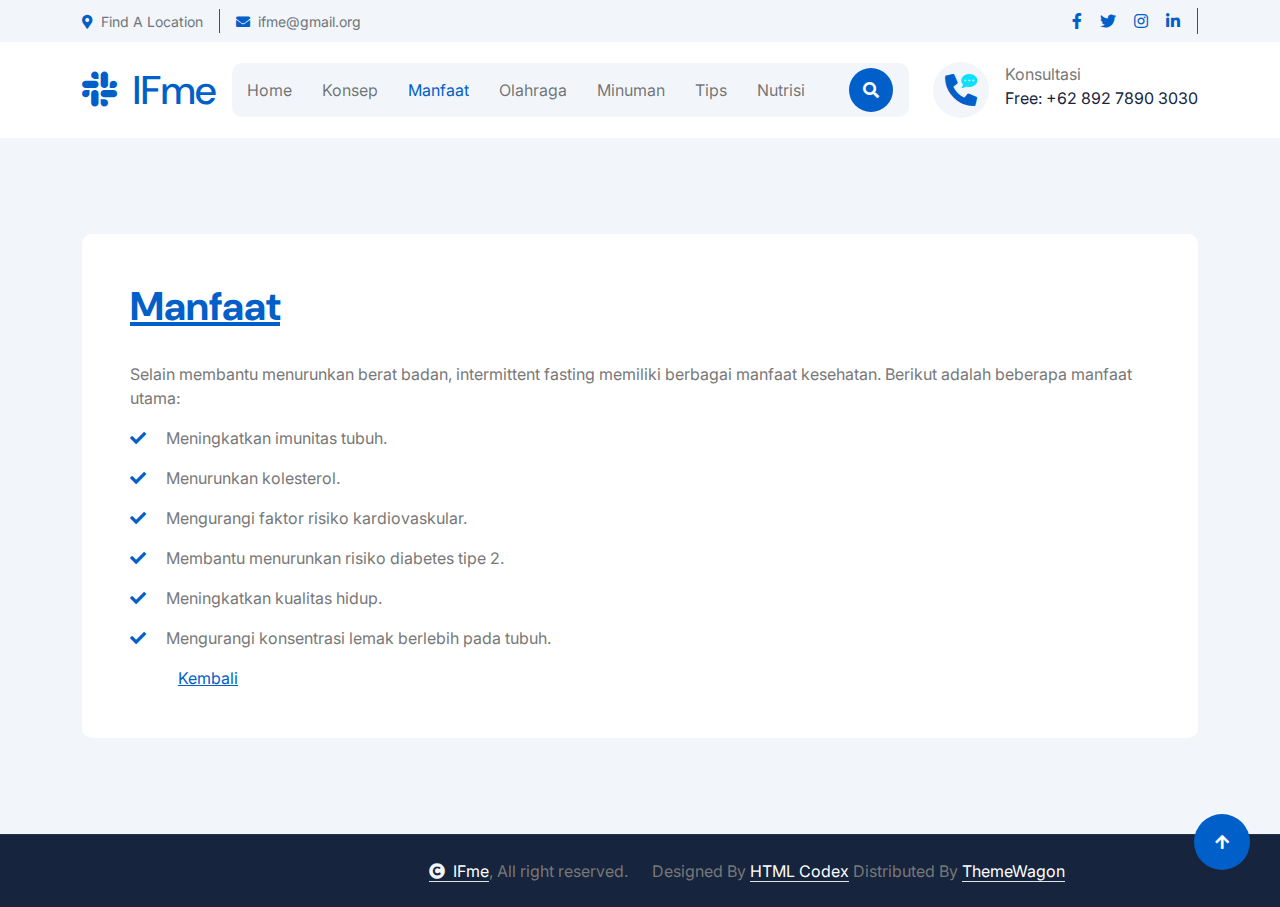
<file: fitur/manfaat.html>
<!DOCTYPE html>
<html lang="en">
  <head>
    <meta charset="utf-8" />
    <title>IFme - Intermittent Fasting</title>
    <meta content="width=device-width, initial-scale=1.0" name="viewport" />
    <meta content="" name="keywords" />
    <meta content="" name="description" />

    <!-- Google Web Fonts -->
    <link rel="preconnect" href="https://fonts.googleapis.com" />
    <link rel="preconnect" href="https://fonts.gstatic.com" crossorigin />
    <link
      href="https://fonts.googleapis.com/css2?family=DM+Sans:ital,opsz,wght@0,9..40,100..1000;1,9..40,100..1000&family=Inter:slnt,wght@-10..0,100..900&display=swap"
      rel="stylesheet"
    />

    <!-- Icon Font Stylesheet -->
    <link
      rel="stylesheet"
      href="https://use.fontawesome.com/releases/v5.15.4/css/all.css"
    />
    <link
      href="https://cdn.jsdelivr.net/npm/bootstrap-icons@1.4.1/font/bootstrap-icons.css"
      rel="stylesheet"
    />

    <!-- Libraries Stylesheet -->
    <link rel="stylesheet" href="../lib/animate/animate.min.css" />
    <link href="../lib/lightbox/css/lightbox.min.css" rel="stylesheet" />
    <link
      href="../lib/owlcarousel/assets/owl.carousel.min.css"
      rel="stylesheet"
    />

    <!-- Customized Bootstrap Stylesheet -->
    <link href="../css/bootstrap.min.css" rel="stylesheet" />

    <!-- Template Stylesheet -->
    <link href="../css/style.css" rel="stylesheet" />
  </head>

  <body>
    <!-- Spinner Start -->
    <div
      id="spinner"
      class="show bg-white position-fixed translate-middle w-100 vh-100 top-50 start-50 d-flex align-items-center justify-content-center"
    >
      <div
        class="spinner-border text-primary"
        style="width: 3rem; height: 3rem"
        role="status"
      >
        <span class="sr-only">Loading...</span>
      </div>
    </div>
    <!-- Spinner End -->

    <!-- Topbar Start -->
    <div
      class="container-fluid topbar px-0 px-lg-4 bg-light py-2 d-none d-lg-block"
    >
      <div class="container">
        <div class="row gx-0 align-items-center">
          <div class="col-lg-8 text-center text-lg-start mb-lg-0">
            <div class="d-flex flex-wrap">
              <div class="border-end border-primary pe-3">
                <a href="#" class="text-muted small"
                  ><i class="fas fa-map-marker-alt text-primary me-2"></i>Find A
                  Location</a
                >
              </div>
              <div class="ps-3">
                <a href="mailto:example@gmail.com" class="text-muted small"
                  ><i class="fas fa-envelope text-primary me-2"></i
                  >ifme@gmail.org</a
                >
              </div>
            </div>
          </div>
          <div class="col-lg-4 text-center text-lg-end">
            <div class="d-flex justify-content-end">
              <div class="d-flex border-end border-primary pe-3">
                <a class="btn p-0 text-primary me-3" href="#"
                  ><i class="fab fa-facebook-f"></i
                ></a>
                <a class="btn p-0 text-primary me-3" href="#"
                  ><i class="fab fa-twitter"></i
                ></a>
                <a class="btn p-0 text-primary me-3" href="#"
                  ><i class="fab fa-instagram"></i
                ></a>
                <a class="btn p-0 text-primary me-0" href="#"
                  ><i class="fab fa-linkedin-in"></i
                ></a>
              </div>
            </div>
          </div>
        </div>
      </div>
    </div>
    <!-- Topbar End -->

    <!-- Navbar & Hero Start -->
    <div class="container-fluid nav-bar px-0 px-lg-4 py-lg-0">
      <div class="container">
        <nav class="navbar navbar-expand-lg navbar-light">
          <a href="../index.html" class="navbar-brand p-0">
            <h1 class="text-primary mb-0">
              <i class="fab fa-slack me-2"></i> IFme
            </h1>
            <!-- <img src="img/logo.png" alt="Logo"> -->
          </a>
          <button
            class="navbar-toggler"
            type="button"
            data-bs-toggle="collapse"
            data-bs-target="#navbarCollapse"
          >
            <span class="fa fa-bars"></span>
          </button>
          <div class="collapse navbar-collapse" id="navbarCollapse">
            <div class="navbar-nav mx-0 mx-lg-auto">
              <a href="../index.html" class="nav-item nav-link">Home</a>
              <a href="konsep.html" class="nav-item nav-link">Konsep</a>
              <a href="manfaat.html" class="nav-item nav-link active"
                >Manfaat</a
              >
              <a href="olahraga.html" class="nav-item nav-link">Olahraga</a>
              <a href="minuman.html" class="nav-item nav-link">Minuman</a>
              <a href="tips.html" class="nav-item nav-link">Tips</a>
              <a href="nutrisi.html" class="nav-item nav-link">Nutrisi</a>
              <div class="nav-btn px-3">
                <button
                  class="btn-search btn btn-primary btn-md-square rounded-circle flex-shrink-0"
                  data-bs-toggle="modal"
                  data-bs-target="#searchModal"
                >
                  <i class="fas fa-search"></i>
                </button>
              </div>
            </div>
          </div>
          <div class="d-none d-xl-flex flex-shrink-0 ps-4">
            <a
              href="#"
              class="btn btn-light btn-lg-square rounded-circle position-relative wow tada"
              data-wow-delay=".9s"
            >
              <i class="fa fa-phone-alt fa-2x"></i>
              <div class="position-absolute" style="top: 7px; right: 12px">
                <span><i class="fa fa-comment-dots text-secondary"></i></span>
              </div>
            </a>
            <div class="d-flex flex-column ms-3">
              <span>Konsultasi </span>
              <a href="tel:+ 0123 456 7890"
                ><span class="text-dark">Free: +62 892 7890 3030</span></a
              >
            </div>
          </div>
        </nav>
      </div>
    </div>
    <!-- Navbar & Hero End -->

    <!-- Modal Search Start -->
    <div
      class="modal fade"
      id="searchModal"
      tabindex="-1"
      aria-labelledby="exampleModalLabel"
      aria-hidden="true"
    >
      <div class="modal-dialog modal-fullscreen">
        <div class="modal-content rounded-0">
          <div class="modal-header">
            <h5 class="modal-title" id="exampleModalLabel">
              Search by keyword
            </h5>
            <button
              type="button"
              class="btn-close"
              data-bs-dismiss="modal"
              aria-label="Close"
            ></button>
          </div>
          <div class="modal-body d-flex align-items-center bg-primary">
            <div class="input-group w-75 mx-auto d-flex">
              <input
                type="search"
                class="form-control p-3"
                placeholder="keywords"
                aria-describedby="search-icon-1"
              />
              <span
                id="search-icon-1"
                class="btn bg-light border nput-group-text p-3"
                ><i class="fa fa-search"></i
              ></span>
            </div>
          </div>
        </div>
      </div>
    </div>
    <!-- Modal Search End -->

    <!-- Manfaat Start -->
    <div class="container-fluid bg-light py-5">
      <div class="container py-5">
        <div class="row g-5">
          <div class="col-xl-12 wow fadeInLeft" data-wow-delay="0.2s">
            <div class="about-item-content bg-white rounded p-5 h-100">
              <h1 class="text-primary fw-bold text-underline">Manfaat</h1>
              <br />
              <p>
                Selain membantu menurunkan berat badan, intermittent fasting
                memiliki berbagai manfaat kesehatan. Berikut adalah beberapa
                manfaat utama:
              </p>
              <ul class="list-unstyled">
                <li class="mb-3">
                  <i class="fa fa-check text-primary me-3"></i>
                  Meningkatkan imunitas tubuh.
                </li>
                <li class="mb-3">
                  <i class="fa fa-check text-primary me-3"></i>
                  Menurunkan kolesterol.
                </li>
                <li class="mb-3">
                  <i class="fa fa-check text-primary me-3"></i>
                  Mengurangi faktor risiko kardiovaskular.
                </li>
                <li class="mb-3">
                  <i class="fa fa-check text-primary me-3"></i>
                  Membantu menurunkan risiko diabetes tipe 2.
                </li>
                <li class="mb-3">
                  <i class="fa fa-check text-primary me-3"></i>
                  Meningkatkan kualitas hidup.
                </li>
                <li class="mb-3">
                  <i class="fa fa-check text-primary me-3"></i>
                  Mengurangi konsentrasi lemak berlebih pada tubuh.
                </li>
              </ul>
              <a class="py-3 px-5 text-underline" href="../feature.html"
                >Kembali</a
              >
            </div>
          </div>
        </div>
      </div>
    </div>
    <!-- Manfaat End -->

    <!-- Copyright Start -->
    <div class="container-fluid copyright py-4">
      <div class="container">
        <div class="row g-4 align-items-center">
          <div class="col-md-6 text-center text-md-end mb-md-0">
            <span class="text-body"
              ><a href="#" class="border-bottom text-white"
                ><i class="fas fa-copyright text-light me-2"></i>IFme</a
              >, All right reserved.</span
            >
          </div>
          <div class="col-md-6 text-center text-md-start text-body">
            <!--/*** This template is free as long as you keep the below author’s credit link/attribution link/backlink. ***/-->
            <!--/*** If you'd like to use the template without the below author’s credit link/attribution link/backlink, ***/-->
            <!--/*** you can purchase the Credit Removal License from "https://htmlcodex.com/credit-removal". ***/-->
            Designed By
            <a class="border-bottom text-white" href="https://htmlcodex.com"
              >HTML Codex</a
            >
            Distributed By
            <a class="border-bottom text-white" href="https://themewagon.com"
              >ThemeWagon</a
            >
          </div>
        </div>
      </div>
    </div>
    <!-- Copyright End -->

    <!-- Back to Top -->
    <a href="#" class="btn btn-primary btn-lg-square rounded-circle back-to-top"
      ><i class="fa fa-arrow-up"></i
    ></a>

    <!-- JavaScript Libraries -->
    <script src="https://ajax.googleapis.com/ajax/libs/jquery/3.6.4/jquery.min.js"></script>
    <script src="https://cdn.jsdelivr.net/npm/bootstrap@5.0.0/dist/js/bootstrap.bundle.min.js"></script>
    <script src="../lib/wow/wow.min.js"></script>
    <script src="../lib/easing/easing.min.js"></script>
    <script src="../lib/waypoints/waypoints.min.js"></script>
    <script src="../lib/counterup/counterup.min.js"></script>
    <script src="../lib/lightbox/js/lightbox.min.js"></script>
    <script src="../lib/owlcarousel/owl.carousel.min.js"></script>

    <!-- Template Javascript -->
    <script src="../js/main.js"></script>
  </body>
</html>
</file>
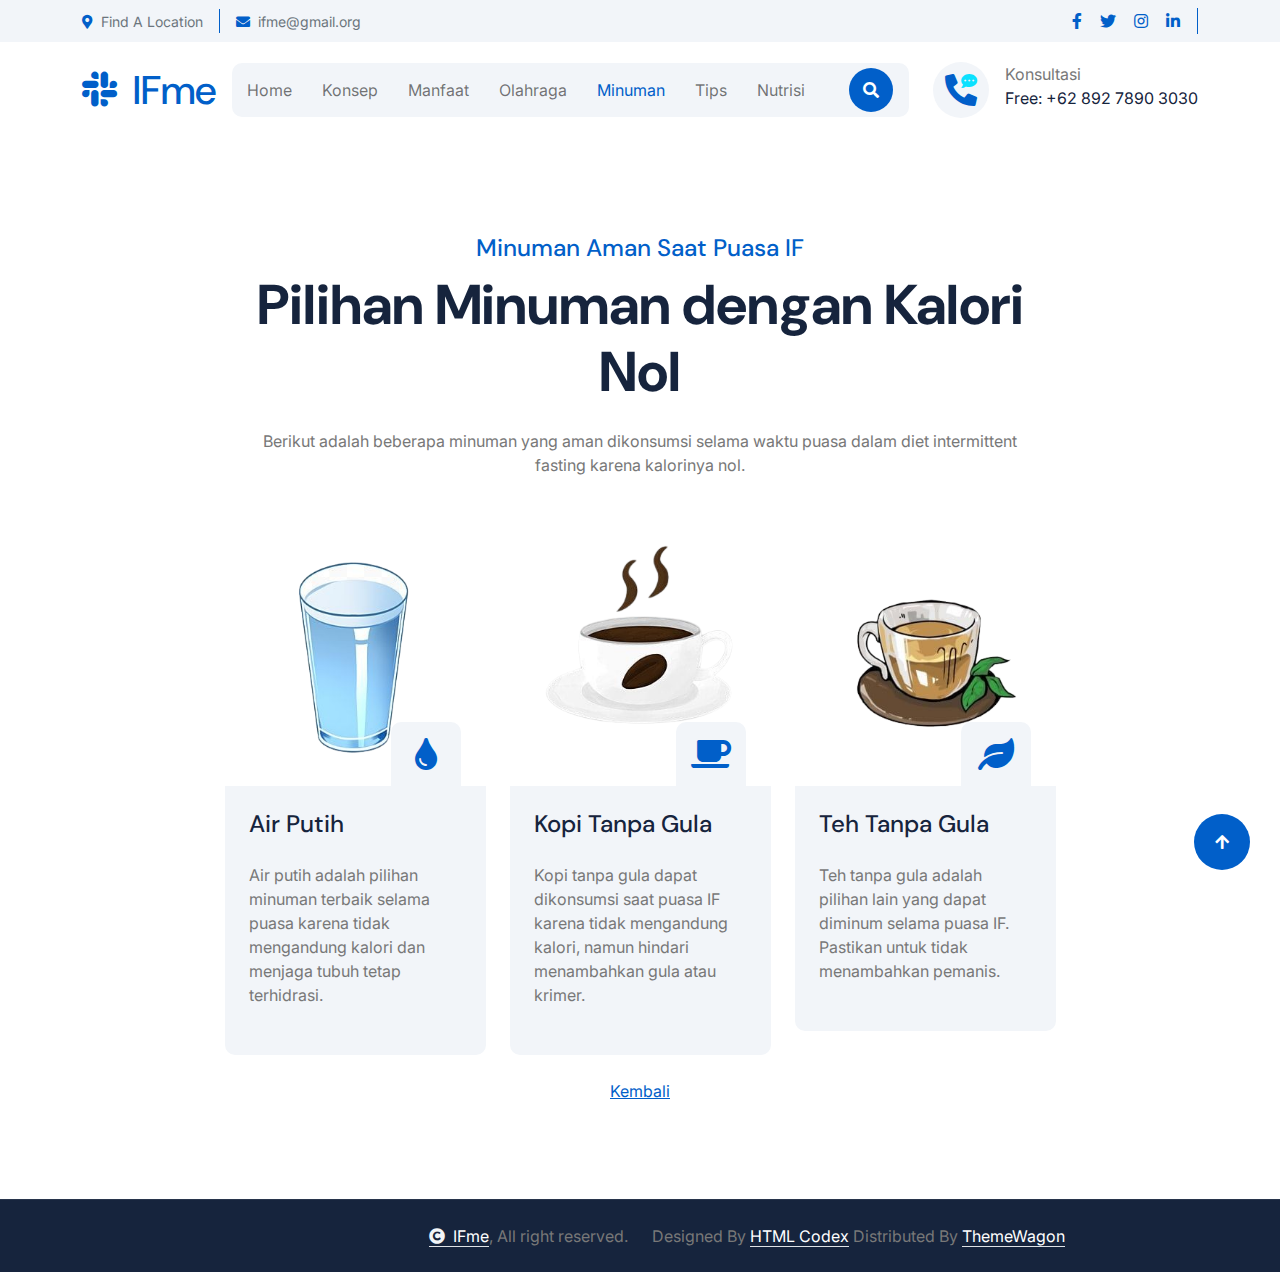
<file: fitur/minuman.html>
<!DOCTYPE html>
<html lang="en">
  <head>
    <meta charset="utf-8" />
    <title>IFme - Intermittent Fasting</title>
    <meta content="width=device-width, initial-scale=1.0" name="viewport" />
    <meta content="" name="keywords" />
    <meta content="" name="description" />

    <!-- Google Web Fonts -->
    <link rel="preconnect" href="https://fonts.googleapis.com" />
    <link rel="preconnect" href="https://fonts.gstatic.com" crossorigin />
    <link
      href="https://fonts.googleapis.com/css2?family=DM+Sans:ital,opsz,wght@0,9..40,100..1000;1,9..40,100..1000&family=Inter:slnt,wght@-10..0,100..900&display=swap"
      rel="stylesheet"
    />

    <!-- Icon Font Stylesheet -->
    <link
      rel="stylesheet"
      href="https://use.fontawesome.com/releases/v5.15.4/css/all.css"
    />
    <link
      href="https://cdn.jsdelivr.net/npm/bootstrap-icons@1.4.1/font/bootstrap-icons.css"
      rel="stylesheet"
    />

    <!-- Libraries Stylesheet -->
    <link rel="stylesheet" href="../lib/animate/animate.min.css" />
    <link href="../lib/lightbox/css/lightbox.min.css" rel="stylesheet" />
    <link
      href="../lib/owlcarousel/assets/owl.carousel.min.css"
      rel="stylesheet"
    />

    <!-- Customized Bootstrap Stylesheet -->
    <link href="../css/bootstrap.min.css" rel="stylesheet" />

    <!-- Template Stylesheet -->
    <link href="../css/style.css" rel="stylesheet" />
  </head>

  <body>
    <!-- Spinner Start -->
    <div
      id="spinner"
      class="show bg-white position-fixed translate-middle w-100 vh-100 top-50 start-50 d-flex align-items-center justify-content-center"
    >
      <div
        class="spinner-border text-primary"
        style="width: 3rem; height: 3rem"
        role="status"
      >
        <span class="sr-only">Loading...</span>
      </div>
    </div>
    <!-- Spinner End -->

    <!-- Topbar Start -->
    <div
      class="container-fluid topbar px-0 px-lg-4 bg-light py-2 d-none d-lg-block"
    >
      <div class="container">
        <div class="row gx-0 align-items-center">
          <div class="col-lg-8 text-center text-lg-start mb-lg-0">
            <div class="d-flex flex-wrap">
              <div class="border-end border-primary pe-3">
                <a href="#" class="text-muted small"
                  ><i class="fas fa-map-marker-alt text-primary me-2"></i>Find A
                  Location</a
                >
              </div>
              <div class="ps-3">
                <a href="mailto:example@gmail.com" class="text-muted small"
                  ><i class="fas fa-envelope text-primary me-2"></i
                  >ifme@gmail.org</a
                >
              </div>
            </div>
          </div>
          <div class="col-lg-4 text-center text-lg-end">
            <div class="d-flex justify-content-end">
              <div class="d-flex border-end border-primary pe-3">
                <a class="btn p-0 text-primary me-3" href="#"
                  ><i class="fab fa-facebook-f"></i
                ></a>
                <a class="btn p-0 text-primary me-3" href="#"
                  ><i class="fab fa-twitter"></i
                ></a>
                <a class="btn p-0 text-primary me-3" href="#"
                  ><i class="fab fa-instagram"></i
                ></a>
                <a class="btn p-0 text-primary me-0" href="#"
                  ><i class="fab fa-linkedin-in"></i
                ></a>
              </div>
            </div>
          </div>
        </div>
      </div>
    </div>
    <!-- Topbar End -->

    <!-- Navbar & Hero Start -->
    <div class="container-fluid nav-bar px-0 px-lg-4 py-lg-0">
      <div class="container">
        <nav class="navbar navbar-expand-lg navbar-light">
          <a href="../index.html" class="navbar-brand p-0">
            <h1 class="text-primary mb-0">
              <i class="fab fa-slack me-2"></i> IFme
            </h1>
            <!-- <img src="img/logo.png" alt="Logo"> -->
          </a>
          <button
            class="navbar-toggler"
            type="button"
            data-bs-toggle="collapse"
            data-bs-target="#navbarCollapse"
          >
            <span class="fa fa-bars"></span>
          </button>
          <div class="collapse navbar-collapse" id="navbarCollapse">
            <div class="navbar-nav mx-0 mx-lg-auto">
              <a href="../index.html" class="nav-item nav-link">Home</a>
              <a href="konsep.html" class="nav-item nav-link">Konsep</a>
              <a href="manfaat.html" class="nav-item nav-link">Manfaat</a>
              <a href="olahraga.html" class="nav-item nav-link">Olahraga</a>
              <a href="minuman.html" class="nav-item nav-link active"
                >Minuman</a
              >
              <a href="tips.html" class="nav-item nav-link">Tips</a>
              <a href="nutrisi.html" class="nav-item nav-link">Nutrisi</a>
              <div class="nav-btn px-3">
                <button
                  class="btn-search btn btn-primary btn-md-square rounded-circle flex-shrink-0"
                  data-bs-toggle="modal"
                  data-bs-target="#searchModal"
                >
                  <i class="fas fa-search"></i>
                </button>
              </div>
            </div>
          </div>
          <div class="d-none d-xl-flex flex-shrink-0 ps-4">
            <a
              href="#"
              class="btn btn-light btn-lg-square rounded-circle position-relative wow tada"
              data-wow-delay=".9s"
            >
              <i class="fa fa-phone-alt fa-2x"></i>
              <div class="position-absolute" style="top: 7px; right: 12px">
                <span><i class="fa fa-comment-dots text-secondary"></i></span>
              </div>
            </a>
            <div class="d-flex flex-column ms-3">
              <span>Konsultasi </span>
              <a href="tel:+ 0123 456 7890"
                ><span class="text-dark">Free: +62 892 7890 3030</span></a
              >
            </div>
          </div>
        </nav>
      </div>
    </div>
    <!-- Navbar & Hero End -->

    <!-- Modal Search Start -->
    <div
      class="modal fade"
      id="searchModal"
      tabindex="-1"
      aria-labelledby="exampleModalLabel"
      aria-hidden="true"
    >
      <div class="modal-dialog modal-fullscreen">
        <div class="modal-content rounded-0">
          <div class="modal-header">
            <h5 class="modal-title" id="exampleModalLabel">
              Search by keyword
            </h5>
            <button
              type="button"
              class="btn-close"
              data-bs-dismiss="modal"
              aria-label="Close"
            ></button>
          </div>
          <div class="modal-body d-flex align-items-center bg-primary">
            <div class="input-group w-75 mx-auto d-flex">
              <input
                type="search"
                class="form-control p-3"
                placeholder="keywords"
                aria-describedby="search-icon-1"
              />
              <span
                id="search-icon-1"
                class="btn bg-light border nput-group-text p-3"
                ><i class="fa fa-search"></i
              ></span>
            </div>
          </div>
        </div>
      </div>
    </div>
    <!-- Modal Search End -->

    <!-- Minuman Start -->
    <div class="container-fluid service py-5">
      <div class="container py-5">
        <div
          class="text-center mx-auto pb-5 wow fadeInUp"
          data-wow-delay="0.2s"
          style="max-width: 800px"
        >
          <h4 class="text-primary">Minuman Aman Saat Puasa IF</h4>
          <h1 class="display-4 mb-4">Pilihan Minuman dengan Kalori Nol</h1>
          <p class="mb-0">
            Berikut adalah beberapa minuman yang aman dikonsumsi selama waktu
            puasa dalam diet intermittent fasting karena kalorinya nol.
          </p>
        </div>
        <div class="row g-4 justify-content-center">
          <div
            class="col-md-6 col-lg-6 col-xl-3 wow fadeInUp"
            data-wow-delay="0.2s"
          >
            <div class="service-item">
              <div class="service-img">
                <img
                  src="../img/airputih.png"
                  class="img-fluid rounded-top w-100"
                  alt="Air Putih"
                />
                <div class="service-icon p-3">
                  <i class="fa fa-tint fa-2x"></i>
                </div>
              </div>
              <div class="service-content p-4">
                <div class="service-content-inner">
                  <a href="#" class="d-inline-block h4 mb-4">Air Putih</a>
                  <p class="mb-4">
                    Air putih adalah pilihan minuman terbaik selama puasa karena
                    tidak mengandung kalori dan menjaga tubuh tetap terhidrasi.
                  </p>
                </div>
              </div>
            </div>
          </div>
          <div
            class="col-md-6 col-lg-6 col-xl-3 wow fadeInUp"
            data-wow-delay="0.4s"
          >
            <div class="service-item">
              <div class="service-img">
                <img
                  src="../img/kopi.png"
                  class="img-fluid rounded-top w-100"
                  alt="Kopi Tanpa Gula"
                />
                <div class="service-icon p-3">
                  <i class="fa fa-coffee fa-2x"></i>
                </div>
              </div>
              <div class="service-content p-4">
                <div class="service-content-inner">
                  <a href="#" class="d-inline-block h4 mb-4">Kopi Tanpa Gula</a>
                  <p class="mb-4">
                    Kopi tanpa gula dapat dikonsumsi saat puasa IF karena tidak
                    mengandung kalori, namun hindari menambahkan gula atau
                    krimer.
                  </p>
                </div>
              </div>
            </div>
          </div>
          <div
            class="col-md-6 col-lg-6 col-xl-3 wow fadeInUp"
            data-wow-delay="0.6s"
          >
            <div class="service-item">
              <div class="service-img">
                <img
                  src="../img/teh.png"
                  class="img-fluid rounded-top w-100"
                  alt="Teh Tanpa Gula"
                />
                <div class="service-icon p-3">
                  <i class="fa fa-leaf fa-2x"></i>
                </div>
              </div>
              <div class="service-content p-4">
                <div class="service-content-inner">
                  <a href="#" class="d-inline-block h4 mb-4">Teh Tanpa Gula</a>
                  <p class="mb-4">
                    Teh tanpa gula adalah pilihan lain yang dapat diminum selama
                    puasa IF. Pastikan untuk tidak menambahkan pemanis.
                  </p>
                </div>
              </div>
            </div>
          </div>
          <a class="text-underline text-center px-5 mt-4" href="../feature.html"
            >Kembali</a
          >
        </div>
      </div>
    </div>
    <!-- Minuman End -->

    <!-- Copyright Start -->
    <div class="container-fluid copyright py-4">
      <div class="container">
        <div class="row g-4 align-items-center">
          <div class="col-md-6 text-center text-md-end mb-md-0">
            <span class="text-body"
              ><a href="#" class="border-bottom text-white"
                ><i class="fas fa-copyright text-light me-2"></i>IFme</a
              >, All right reserved.</span
            >
          </div>
          <div class="col-md-6 text-center text-md-start text-body">
            <!--/*** This template is free as long as you keep the below author’s credit link/attribution link/backlink. ***/-->
            <!--/*** If you'd like to use the template without the below author’s credit link/attribution link/backlink, ***/-->
            <!--/*** you can purchase the Credit Removal License from "https://htmlcodex.com/credit-removal". ***/-->
            Designed By
            <a class="border-bottom text-white" href="https://htmlcodex.com"
              >HTML Codex</a
            >
            Distributed By
            <a class="border-bottom text-white" href="https://themewagon.com"
              >ThemeWagon</a
            >
          </div>
        </div>
      </div>
    </div>
    <!-- Copyright End -->

    <!-- Back to Top -->
    <a href="#" class="btn btn-primary btn-lg-square rounded-circle back-to-top"
      ><i class="fa fa-arrow-up"></i
    ></a>

    <!-- JavaScript Libraries -->
    <script src="https://ajax.googleapis.com/ajax/libs/jquery/3.6.4/jquery.min.js"></script>
    <script src="https://cdn.jsdelivr.net/npm/bootstrap@5.0.0/dist/js/bootstrap.bundle.min.js"></script>
    <script src="../lib/wow/wow.min.js"></script>
    <script src="../lib/easing/easing.min.js"></script>
    <script src="../lib/waypoints/waypoints.min.js"></script>
    <script src="../lib/counterup/counterup.min.js"></script>
    <script src="../lib/lightbox/js/lightbox.min.js"></script>
    <script src="../lib/owlcarousel/owl.carousel.min.js"></script>

    <!-- Template Javascript -->
    <script src="../js/main.js"></script>
  </body>
</html>
</file>
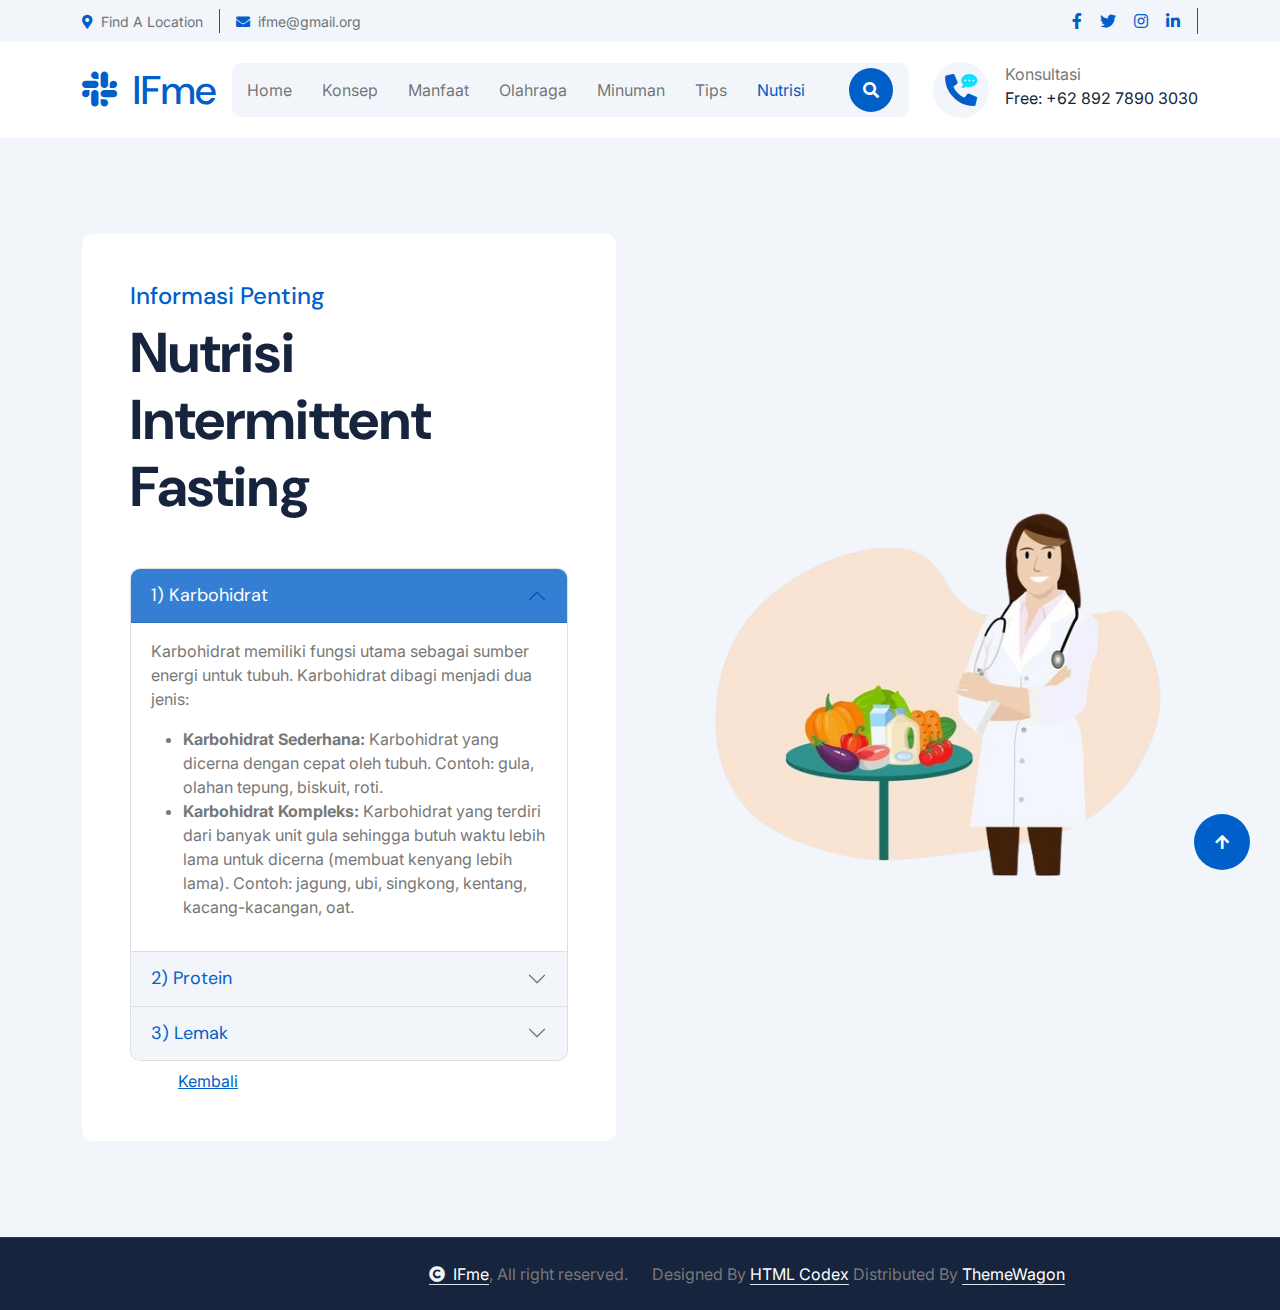
<file: fitur/nutrisi.html>
<!DOCTYPE html>
<html lang="en">
  <head>
    <meta charset="utf-8" />
    <title>IFme - Intermittent Fasting</title>
    <meta content="width=device-width, initial-scale=1.0" name="viewport" />
    <meta content="" name="keywords" />
    <meta content="" name="description" />

    <!-- Google Web Fonts -->
    <link rel="preconnect" href="https://fonts.googleapis.com" />
    <link rel="preconnect" href="https://fonts.gstatic.com" crossorigin />
    <link
      href="https://fonts.googleapis.com/css2?family=DM+Sans:ital,opsz,wght@0,9..40,100..1000;1,9..40,100..1000&family=Inter:slnt,wght@-10..0,100..900&display=swap"
      rel="stylesheet"
    />

    <!-- Icon Font Stylesheet -->
    <link
      rel="stylesheet"
      href="https://use.fontawesome.com/releases/v5.15.4/css/all.css"
    />
    <link
      href="https://cdn.jsdelivr.net/npm/bootstrap-icons@1.4.1/font/bootstrap-icons.css"
      rel="stylesheet"
    />

    <!-- Libraries Stylesheet -->
    <link rel="stylesheet" href="../lib/animate/animate.min.css" />
    <link href="../lib/lightbox/css/lightbox.min.css" rel="stylesheet" />
    <link
      href="../lib/owlcarousel/assets/owl.carousel.min.css"
      rel="stylesheet"
    />

    <!-- Customized Bootstrap Stylesheet -->
    <link href="../css/bootstrap.min.css" rel="stylesheet" />

    <!-- Template Stylesheet -->
    <link href="../css/style.css" rel="stylesheet" />
  </head>

  <body>
    <!-- Spinner Start -->
    <div
      id="spinner"
      class="show bg-white position-fixed translate-middle w-100 vh-100 top-50 start-50 d-flex align-items-center justify-content-center"
    >
      <div
        class="spinner-border text-primary"
        style="width: 3rem; height: 3rem"
        role="status"
      >
        <span class="sr-only">Loading...</span>
      </div>
    </div>
    <!-- Spinner End -->

    <!-- Topbar Start -->
    <div
      class="container-fluid topbar px-0 px-lg-4 bg-light py-2 d-none d-lg-block"
    >
      <div class="container">
        <div class="row gx-0 align-items-center">
          <div class="col-lg-8 text-center text-lg-start mb-lg-0">
            <div class="d-flex flex-wrap">
              <div class="border-end border-primary pe-3">
                <a href="#" class="text-muted small"
                  ><i class="fas fa-map-marker-alt text-primary me-2"></i>Find A
                  Location</a
                >
              </div>
              <div class="ps-3">
                <a href="mailto:example@gmail.com" class="text-muted small"
                  ><i class="fas fa-envelope text-primary me-2"></i
                  >ifme@gmail.org</a
                >
              </div>
            </div>
          </div>
          <div class="col-lg-4 text-center text-lg-end">
            <div class="d-flex justify-content-end">
              <div class="d-flex border-end border-primary pe-3">
                <a class="btn p-0 text-primary me-3" href="#"
                  ><i class="fab fa-facebook-f"></i
                ></a>
                <a class="btn p-0 text-primary me-3" href="#"
                  ><i class="fab fa-twitter"></i
                ></a>
                <a class="btn p-0 text-primary me-3" href="#"
                  ><i class="fab fa-instagram"></i
                ></a>
                <a class="btn p-0 text-primary me-0" href="#"
                  ><i class="fab fa-linkedin-in"></i
                ></a>
              </div>
            </div>
          </div>
        </div>
      </div>
    </div>
    <!-- Topbar End -->

    <!-- Navbar & Hero Start -->
    <div class="container-fluid nav-bar px-0 px-lg-4 py-lg-0">
      <div class="container">
        <nav class="navbar navbar-expand-lg navbar-light">
          <a href="../index.html" class="navbar-brand p-0">
            <h1 class="text-primary mb-0">
              <i class="fab fa-slack me-2"></i> IFme
            </h1>
            <!-- <img src="img/logo.png" alt="Logo"> -->
          </a>
          <button
            class="navbar-toggler"
            type="button"
            data-bs-toggle="collapse"
            data-bs-target="#navbarCollapse"
          >
            <span class="fa fa-bars"></span>
          </button>
          <div class="collapse navbar-collapse" id="navbarCollapse">
            <div class="navbar-nav mx-0 mx-lg-auto">
              <a href="../index.html" class="nav-item nav-link">Home</a>
              <a href="konsep.html" class="nav-item nav-link">Konsep</a>
              <a href="manfaat.html" class="nav-item nav-link">Manfaat</a>
              <a href="olahraga.html" class="nav-item nav-link">Olahraga</a>
              <a href="minuman.html" class="nav-item nav-link">Minuman</a>
              <a href="tips.html" class="nav-item nav-link">Tips</a>
              <a href="nutrisi.html" class="nav-item nav-link active"
                >Nutrisi</a
              >
              <div class="nav-btn px-3">
                <button
                  class="btn-search btn btn-primary btn-md-square rounded-circle flex-shrink-0"
                  data-bs-toggle="modal"
                  data-bs-target="#searchModal"
                >
                  <i class="fas fa-search"></i>
                </button>
              </div>
            </div>
          </div>
          <div class="d-none d-xl-flex flex-shrink-0 ps-4">
            <a
              href="#"
              class="btn btn-light btn-lg-square rounded-circle position-relative wow tada"
              data-wow-delay=".9s"
            >
              <i class="fa fa-phone-alt fa-2x"></i>
              <div class="position-absolute" style="top: 7px; right: 12px">
                <span><i class="fa fa-comment-dots text-secondary"></i></span>
              </div>
            </a>
            <div class="d-flex flex-column ms-3">
              <span>Konsultasi </span>
              <a href="tel:+ 0123 456 7890"
                ><span class="text-dark">Free: +62 892 7890 3030</span></a
              >
            </div>
          </div>
        </nav>
      </div>
    </div>
    <!-- Navbar & Hero End -->

    <!-- Modal Search Start -->
    <div
      class="modal fade"
      id="searchModal"
      tabindex="-1"
      aria-labelledby="exampleModalLabel"
      aria-hidden="true"
    >
      <div class="modal-dialog modal-fullscreen">
        <div class="modal-content rounded-0">
          <div class="modal-header">
            <h5 class="modal-title" id="exampleModalLabel">
              Search by keyword
            </h5>
            <button
              type="button"
              class="btn-close"
              data-bs-dismiss="modal"
              aria-label="Close"
            ></button>
          </div>
          <div class="modal-body d-flex align-items-center bg-primary">
            <div class="input-group w-75 mx-auto d-flex">
              <input
                type="search"
                class="form-control p-3"
                placeholder="keywords"
                aria-describedby="search-icon-1"
              />
              <span
                id="search-icon-1"
                class="btn bg-light border nput-group-text p-3"
                ><i class="fa fa-search"></i
              ></span>
            </div>
          </div>
        </div>
      </div>
    </div>
    <!-- Modal Search End -->

    <!-- Nutrisi Start -->
    <div class="container-fluid faq-section bg-light py-5">
      <div class="container py-5">
        <div class="row g-5 align-items-center">
          <div class="col-xl-6 wow fadeInLeft" data-wow-delay="0.2s">
            <div class="bg-white rounded p-5 h-100">
              <div class="mb-5">
                <h4 class="text-primary">Informasi Penting</h4>
                <h1 class="display-4 mb-0">Nutrisi Intermittent Fasting</h1>
              </div>
              <div class="accordion mb-2" id="accordionExample">
                <div class="accordion-item">
                  <h2 class="accordion-header" id="headingOne">
                    <button
                      class="accordion-button border-0"
                      type="button"
                      data-bs-toggle="collapse"
                      data-bs-target="#collapseOne"
                      aria-expanded="true"
                      aria-controls="collapseOne"
                    >
                      1) Karbohidrat
                    </button>
                  </h2>
                  <div
                    id="collapseOne"
                    class="accordion-collapse collapse show"
                    aria-labelledby="headingOne"
                    data-bs-parent="#accordionExample"
                  >
                    <div class="accordion-body rounded">
                      <p>
                        Karbohidrat memiliki fungsi utama sebagai sumber energi
                        untuk tubuh. Karbohidrat dibagi menjadi dua jenis:
                      </p>
                      <ul>
                        <li>
                          <strong>Karbohidrat Sederhana:</strong> Karbohidrat
                          yang dicerna dengan cepat oleh tubuh. Contoh: gula,
                          olahan tepung, biskuit, roti.
                        </li>
                        <li>
                          <strong>Karbohidrat Kompleks:</strong> Karbohidrat
                          yang terdiri dari banyak unit gula sehingga butuh
                          waktu lebih lama untuk dicerna (membuat kenyang lebih
                          lama). Contoh: jagung, ubi, singkong, kentang,
                          kacang-kacangan, oat.
                        </li>
                      </ul>
                    </div>
                  </div>
                </div>
                <div class="accordion-item">
                  <h2 class="accordion-header" id="headingTwo">
                    <button
                      class="accordion-button collapsed border-0"
                      type="button"
                      data-bs-toggle="collapse"
                      data-bs-target="#collapseTwo"
                      aria-expanded="false"
                      aria-controls="collapseTwo"
                    >
                      2) Protein
                    </button>
                  </h2>
                  <div
                    id="collapseTwo"
                    class="accordion-collapse collapse"
                    aria-labelledby="headingTwo"
                    data-bs-parent="#accordionExample"
                  >
                    <div class="accordion-body rounded">
                      <p>
                        Protein merupakan komponen struktur utama seluruh sel
                        tubuh dan berfungsi sebagai enzim, hormon, dan
                        molekul-molekul penting lainnya. Protein dibagi menjadi
                        dua jenis:
                      </p>
                      <ul>
                        <li>
                          <strong>Protein Hewani:</strong> Diperoleh dari hewan
                          seperti telur, ikan, daging, dan susu.
                        </li>
                        <li>
                          <strong>Protein Nabati:</strong> Diperoleh dari
                          tumbuhan seperti kacang-kacangan. Contoh: tahu, tempe.
                        </li>
                      </ul>
                    </div>
                  </div>
                </div>
                <div class="accordion-item">
                  <h2 class="accordion-header" id="headingThree">
                    <button
                      class="accordion-button collapsed border-0"
                      type="button"
                      data-bs-toggle="collapse"
                      data-bs-target="#collapseThree"
                      aria-expanded="false"
                      aria-controls="collapseThree"
                    >
                      3) Lemak
                    </button>
                  </h2>
                  <div
                    id="collapseThree"
                    class="accordion-collapse collapse"
                    aria-labelledby="headingThree"
                    data-bs-parent="#accordionExample"
                  >
                    <div class="accordion-body rounded">
                      <p>
                        Lemak adalah jenis zat gizi padat yang penting untuk
                        menjaga keseimbangan energi dan berat badan. Lemak
                        dibagi menjadi dua jenis:
                      </p>
                      <ul>
                        <li>
                          <strong>Lemak Jenuh (Saturated Fat):</strong> Lemak
                          yang berbentuk padat. Asupan lemak jenis ini harus
                          dibatasi karena dapat meningkatkan kolesterol dan
                          memicu munculnya penyakit jenis lain. Contoh: mentega,
                          minyak kelapa sawit, makanan berminyak, lemak hewan,
                          makanan berlemak dan bersantan.
                        </li>
                        <li>
                          <strong>Lemak Tidak Jenuh (Unsaturated Fat):</strong>
                          Lemak yang memiliki manfaat untuk tubuh seperti
                          menurunkan risiko serangan jantung. Contoh: ikan,
                          minyak zaitun, kacang-kacangan, alpukat.
                        </li>
                      </ul>
                    </div>
                  </div>
                </div>
              </div>
              <a class="text-underline px-5 mt-4" href="../feature.html"
                >Kembali</a
              >
            </div>
          </div>
          <div class="col-xl-6 wow fadeInRight" data-wow-delay="0.4s">
            <img
              src="../img/nutrisi2.png"
              class="img-fluid w-100"
              alt="Nutrition"
            />
          </div>
        </div>
      </div>
    </div>
    <!-- Nutrisi End -->

    <!-- Copyright Start -->
    <div class="container-fluid copyright py-4">
      <div class="container">
        <div class="row g-4 align-items-center">
          <div class="col-md-6 text-center text-md-end mb-md-0">
            <span class="text-body"
              ><a href="#" class="border-bottom text-white"
                ><i class="fas fa-copyright text-light me-2"></i>IFme</a
              >, All right reserved.</span
            >
          </div>
          <div class="col-md-6 text-center text-md-start text-body">
            <!--/*** This template is free as long as you keep the below author’s credit link/attribution link/backlink. ***/-->
            <!--/*** If you'd like to use the template without the below author’s credit link/attribution link/backlink, ***/-->
            <!--/*** you can purchase the Credit Removal License from "https://htmlcodex.com/credit-removal". ***/-->
            Designed By
            <a class="border-bottom text-white" href="https://htmlcodex.com"
              >HTML Codex</a
            >
            Distributed By
            <a class="border-bottom text-white" href="https://themewagon.com"
              >ThemeWagon</a
            >
          </div>
        </div>
      </div>
    </div>
    <!-- Copyright End -->

    <!-- Back to Top -->
    <a href="#" class="btn btn-primary btn-lg-square rounded-circle back-to-top"
      ><i class="fa fa-arrow-up"></i
    ></a>

    <!-- JavaScript Libraries -->
    <script src="https://ajax.googleapis.com/ajax/libs/jquery/3.6.4/jquery.min.js"></script>
    <script src="https://cdn.jsdelivr.net/npm/bootstrap@5.0.0/dist/js/bootstrap.bundle.min.js"></script>
    <script src="../lib/wow/wow.min.js"></script>
    <script src="../lib/easing/easing.min.js"></script>
    <script src="../lib/waypoints/waypoints.min.js"></script>
    <script src="../lib/counterup/counterup.min.js"></script>
    <script src="../lib/lightbox/js/lightbox.min.js"></script>
    <script src="../lib/owlcarousel/owl.carousel.min.js"></script>

    <!-- Template Javascript -->
    <script src="../js/main.js"></script>
  </body>
</html>
</file>
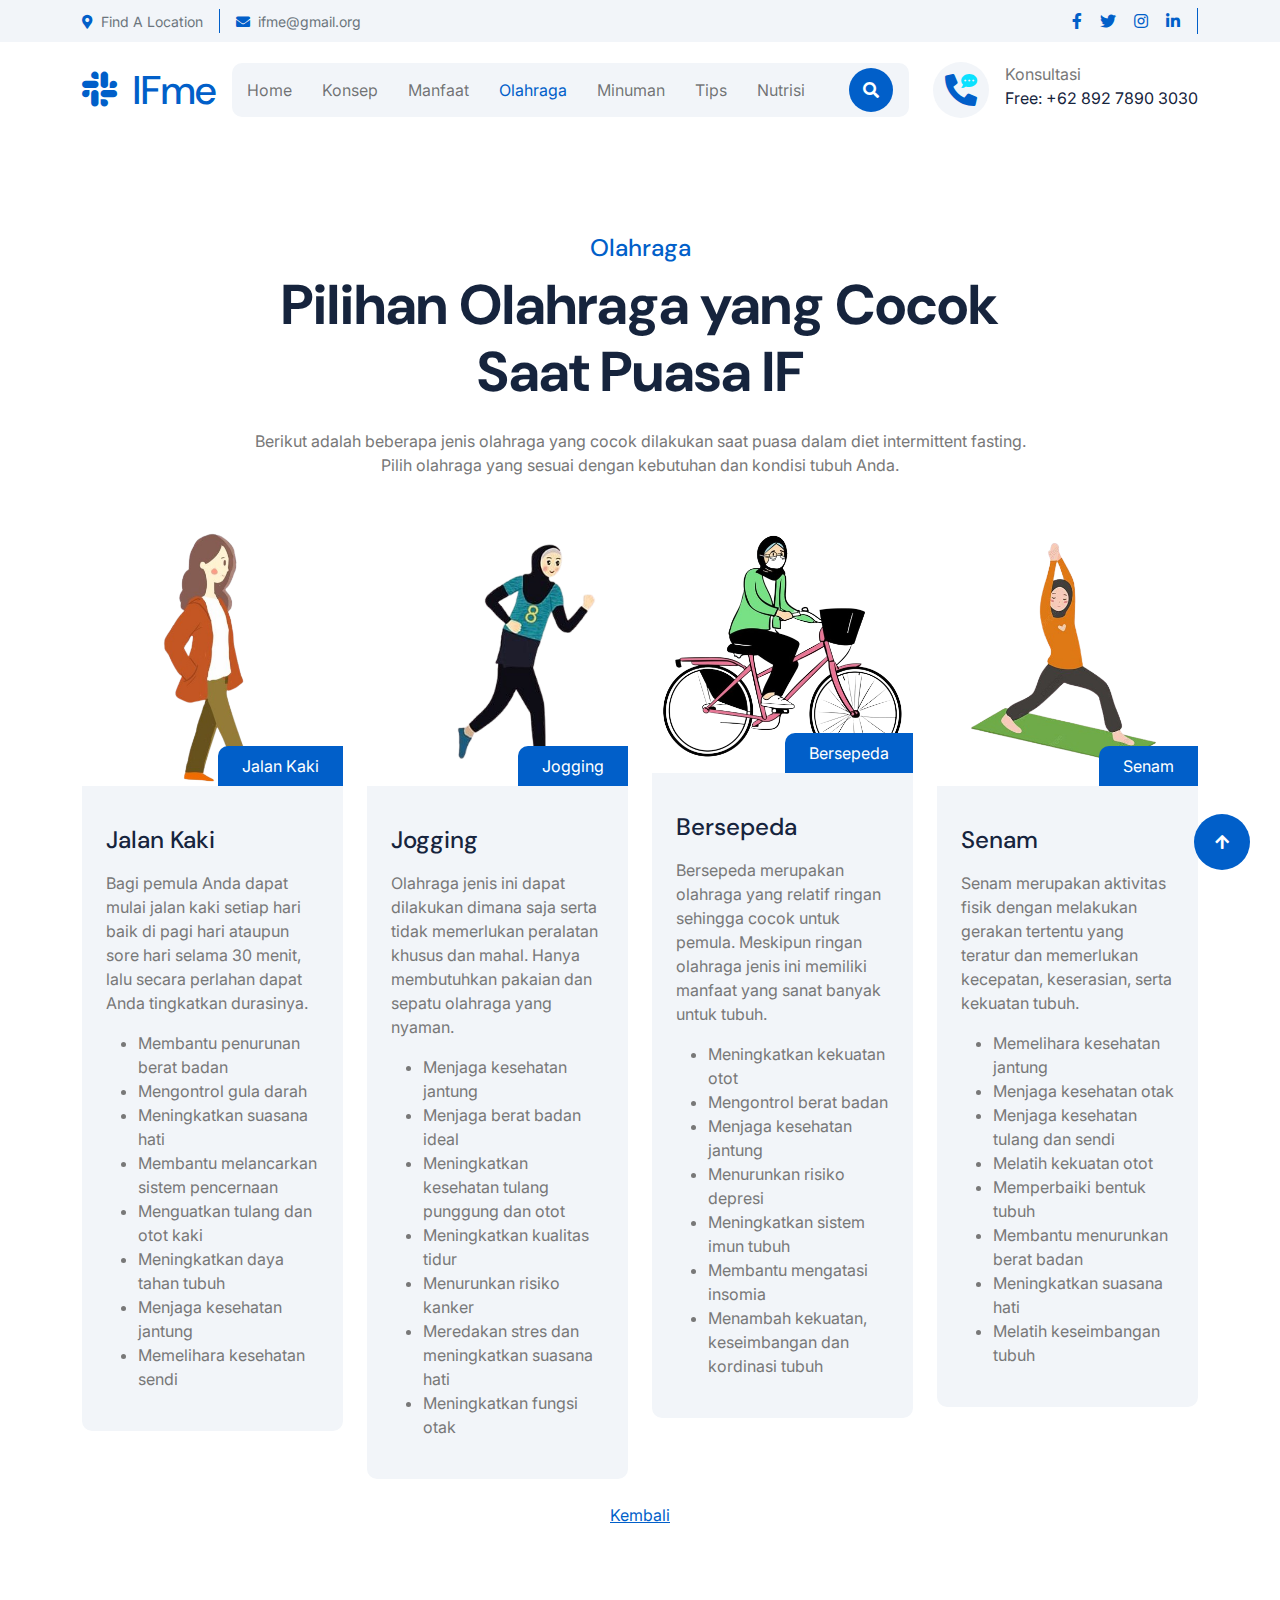
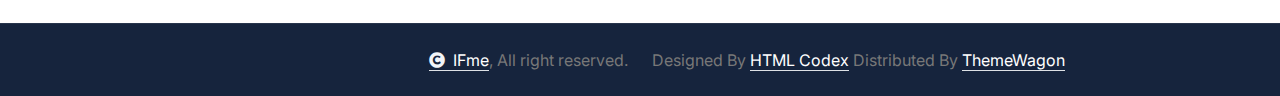
<file: fitur/olahraga.html>
<!DOCTYPE html>
<html lang="en">
  <head>
    <meta charset="utf-8" />
    <title>IFme - Intermittent Fasting</title>
    <meta content="width=device-width, initial-scale=1.0" name="viewport" />
    <meta content="" name="keywords" />
    <meta content="" name="description" />

    <!-- Google Web Fonts -->
    <link rel="preconnect" href="https://fonts.googleapis.com" />
    <link rel="preconnect" href="https://fonts.gstatic.com" crossorigin />
    <link
      href="https://fonts.googleapis.com/css2?family=DM+Sans:ital,opsz,wght@0,9..40,100..1000;1,9..40,100..1000&family=Inter:slnt,wght@-10..0,100..900&display=swap"
      rel="stylesheet"
    />

    <!-- Icon Font Stylesheet -->
    <link
      rel="stylesheet"
      href="https://use.fontawesome.com/releases/v5.15.4/css/all.css"
    />
    <link
      href="https://cdn.jsdelivr.net/npm/bootstrap-icons@1.4.1/font/bootstrap-icons.css"
      rel="stylesheet"
    />

    <!-- Libraries Stylesheet -->
    <link rel="stylesheet" href="../lib/animate/animate.min.css" />
    <link href="../lib/lightbox/css/lightbox.min.css" rel="stylesheet" />
    <link
      href="../lib/owlcarousel/assets/owl.carousel.min.css"
      rel="stylesheet"
    />

    <!-- Customized Bootstrap Stylesheet -->
    <link href="../css/bootstrap.min.css" rel="stylesheet" />

    <!-- Template Stylesheet -->
    <link href="../css/style.css" rel="stylesheet" />
  </head>

  <body>
    <!-- Spinner Start -->
    <div
      id="spinner"
      class="show bg-white position-fixed translate-middle w-100 vh-100 top-50 start-50 d-flex align-items-center justify-content-center"
    >
      <div
        class="spinner-border text-primary"
        style="width: 3rem; height: 3rem"
        role="status"
      >
        <span class="sr-only">Loading...</span>
      </div>
    </div>
    <!-- Spinner End -->

    <!-- Topbar Start -->
    <div
      class="container-fluid topbar px-0 px-lg-4 bg-light py-2 d-none d-lg-block"
    >
      <div class="container">
        <div class="row gx-0 align-items-center">
          <div class="col-lg-8 text-center text-lg-start mb-lg-0">
            <div class="d-flex flex-wrap">
              <div class="border-end border-primary pe-3">
                <a href="#" class="text-muted small"
                  ><i class="fas fa-map-marker-alt text-primary me-2"></i>Find A
                  Location</a
                >
              </div>
              <div class="ps-3">
                <a href="mailto:example@gmail.com" class="text-muted small"
                  ><i class="fas fa-envelope text-primary me-2"></i
                  >ifme@gmail.org</a
                >
              </div>
            </div>
          </div>
          <div class="col-lg-4 text-center text-lg-end">
            <div class="d-flex justify-content-end">
              <div class="d-flex border-end border-primary pe-3">
                <a class="btn p-0 text-primary me-3" href="#"
                  ><i class="fab fa-facebook-f"></i
                ></a>
                <a class="btn p-0 text-primary me-3" href="#"
                  ><i class="fab fa-twitter"></i
                ></a>
                <a class="btn p-0 text-primary me-3" href="#"
                  ><i class="fab fa-instagram"></i
                ></a>
                <a class="btn p-0 text-primary me-0" href="#"
                  ><i class="fab fa-linkedin-in"></i
                ></a>
              </div>
            </div>
          </div>
        </div>
      </div>
    </div>
    <!-- Topbar End -->

    <!-- Navbar & Hero Start -->
    <div class="container-fluid nav-bar px-0 px-lg-4 py-lg-0">
      <div class="container">
        <nav class="navbar navbar-expand-lg navbar-light">
          <a href="../index.html" class="navbar-brand p-0">
            <h1 class="text-primary mb-0">
              <i class="fab fa-slack me-2"></i> IFme
            </h1>
            <!-- <img src="img/logo.png" alt="Logo"> -->
          </a>
          <button
            class="navbar-toggler"
            type="button"
            data-bs-toggle="collapse"
            data-bs-target="#navbarCollapse"
          >
            <span class="fa fa-bars"></span>
          </button>
          <div class="collapse navbar-collapse" id="navbarCollapse">
            <div class="navbar-nav mx-0 mx-lg-auto">
              <a href="../index.html" class="nav-item nav-link">Home</a>
              <a href="konsep.html" class="nav-item nav-link">Konsep</a>
              <a href="manfaat.html" class="nav-item nav-link">Manfaat</a>
              <a href="olahraga.html" class="nav-item nav-link active"
                >Olahraga</a
              >
              <a href="minuman.html" class="nav-item nav-link">Minuman</a>
              <a href="tips.html" class="nav-item nav-link">Tips</a>
              <a href="nutrisi.html" class="nav-item nav-link">Nutrisi</a>
              <div class="nav-btn px-3">
                <button
                  class="btn-search btn btn-primary btn-md-square rounded-circle flex-shrink-0"
                  data-bs-toggle="modal"
                  data-bs-target="#searchModal"
                >
                  <i class="fas fa-search"></i>
                </button>
              </div>
            </div>
          </div>
          <div class="d-none d-xl-flex flex-shrink-0 ps-4">
            <a
              href="#"
              class="btn btn-light btn-lg-square rounded-circle position-relative wow tada"
              data-wow-delay=".9s"
            >
              <i class="fa fa-phone-alt fa-2x"></i>
              <div class="position-absolute" style="top: 7px; right: 12px">
                <span><i class="fa fa-comment-dots text-secondary"></i></span>
              </div>
            </a>
            <div class="d-flex flex-column ms-3">
              <span>Konsultasi </span>
              <a href="tel:+ 0123 456 7890"
                ><span class="text-dark">Free: +62 892 7890 3030</span></a
              >
            </div>
          </div>
        </nav>
      </div>
    </div>
    <!-- Navbar & Hero End -->

    <!-- Modal Search Start -->
    <div
      class="modal fade"
      id="searchModal"
      tabindex="-1"
      aria-labelledby="exampleModalLabel"
      aria-hidden="true"
    >
      <div class="modal-dialog modal-fullscreen">
        <div class="modal-content rounded-0">
          <div class="modal-header">
            <h5 class="modal-title" id="exampleModalLabel">
              Search by keyword
            </h5>
            <button
              type="button"
              class="btn-close"
              data-bs-dismiss="modal"
              aria-label="Close"
            ></button>
          </div>
          <div class="modal-body d-flex align-items-center bg-primary">
            <div class="input-group w-75 mx-auto d-flex">
              <input
                type="search"
                class="form-control p-3"
                placeholder="keywords"
                aria-describedby="search-icon-1"
              />
              <span
                id="search-icon-1"
                class="btn bg-light border nput-group-text p-3"
                ><i class="fa fa-search"></i
              ></span>
            </div>
          </div>
        </div>
      </div>
    </div>
    <!-- Modal Search End -->

    <!-- Olahraga Start -->
    <div class="container-fluid blog py-5">
      <div class="container py-5">
        <div
          class="text-center mx-auto pb-5 wow fadeInUp"
          data-wow-delay="0.2s"
          style="max-width: 800px"
        >
          <h4 class="text-primary">Olahraga</h4>
          <h1 class="display-4 mb-4">
            Pilihan Olahraga yang Cocok Saat Puasa IF
          </h1>
          <p class="mb-0">
            Berikut adalah beberapa jenis olahraga yang cocok dilakukan saat
            puasa dalam diet intermittent fasting. Pilih olahraga yang sesuai
            dengan kebutuhan dan kondisi tubuh Anda.
          </p>
        </div>
        <div class="row g-4 justify-content-center">
          <div class="col-lg-6 col-xl-3 wow fadeInUp" data-wow-delay="0.2s">
            <div class="blog-item">
              <div class="blog-img">
                <img
                  src="../img/jalan.png"
                  class="img-fluid rounded-top w-100"
                  alt="Jalan Kaki"
                />
                <div class="blog-categiry py-2 px-4">
                  <span>Jalan Kaki</span>
                </div>
              </div>
              <div class="blog-content p-4">
                <div
                  class="blog-comment d-flex justify-content-between mb-3"
                ></div>
                <a href="#" class="h4 d-inline-block mb-3">Jalan Kaki</a>
                <p class="mb-3">
                  Bagi pemula Anda dapat mulai jalan kaki setiap hari baik di
                  pagi hari ataupun sore hari selama 30 menit, lalu secara
                  perlahan dapat Anda tingkatkan durasinya.
                </p>
                <ul>
                  <li>Membantu penurunan berat badan</li>
                  <li>Mengontrol gula darah</li>
                  <li>Meningkatkan suasana hati</li>
                  <li>Membantu melancarkan sistem pencernaan</li>
                  <li>Menguatkan tulang dan otot kaki</li>
                  <li>Meningkatkan daya tahan tubuh</li>
                  <li>Menjaga kesehatan jantung</li>
                  <li>Memelihara kesehatan sendi</li>
                </ul>
              </div>
            </div>
          </div>
          <div class="col-lg-6 col-xl-3 wow fadeInUp" data-wow-delay="0.4s">
            <div class="blog-item">
              <div class="blog-img">
                <img
                  src="../img/lari.png"
                  class="img-fluid rounded-top w-100"
                  alt="Jogging"
                />
                <div class="blog-categiry py-2 px-4">
                  <span>Jogging</span>
                </div>
              </div>
              <div class="blog-content p-4">
                <div
                  class="blog-comment d-flex justify-content-between mb-3"
                ></div>
                <a href="#" class="h4 d-inline-block mb-3">Jogging</a>
                <p class="mb-3">
                  Olahraga jenis ini dapat dilakukan dimana saja serta tidak
                  memerlukan peralatan khusus dan mahal. Hanya membutuhkan
                  pakaian dan sepatu olahraga yang nyaman.
                </p>
                <ul>
                  <li>Menjaga kesehatan jantung</li>
                  <li>Menjaga berat badan ideal</li>
                  <li>Meningkatkan kesehatan tulang punggung dan otot</li>
                  <li>Meningkatkan kualitas tidur</li>
                  <li>Menurunkan risiko kanker</li>
                  <li>Meredakan stres dan meningkatkan suasana hati</li>
                  <li>Meningkatkan fungsi otak</li>
                </ul>
              </div>
            </div>
          </div>
          <div class="col-lg-6 col-xl-3 wow fadeInUp" data-wow-delay="0.6s">
            <div class="blog-item">
              <div class="blog-img">
                <img
                  src="../img/sepeda.png"
                  class="img-fluid rounded-top w-100"
                  alt="Bersepeda"
                />
                <div class="blog-categiry py-2 px-4">
                  <span>Bersepeda</span>
                </div>
              </div>
              <div class="blog-content p-4">
                <div
                  class="blog-comment d-flex justify-content-between mb-3"
                ></div>
                <a href="#" class="h4 d-inline-block mb-3">Bersepeda</a>
                <p class="mb-3">
                  Bersepeda merupakan olahraga yang relatif ringan sehingga
                  cocok untuk pemula. Meskipun ringan olahraga jenis ini
                  memiliki manfaat yang sanat banyak untuk tubuh.
                </p>
                <ul>
                  <li>Meningkatkan kekuatan otot</li>
                  <li>Mengontrol berat badan</li>
                  <li>Menjaga kesehatan jantung</li>
                  <li>Menurunkan risiko depresi</li>
                  <li>Meningkatkan sistem imun tubuh</li>
                  <li>Membantu mengatasi insomia</li>
                  <li>Menambah kekuatan, keseimbangan dan kordinasi tubuh</li>
                </ul>
              </div>
            </div>
          </div>
          <div class="col-lg-6 col-xl-3 wow fadeInUp" data-wow-delay="0.8s">
            <div class="blog-item">
              <div class="blog-img">
                <img
                  src="../img/senam.png"
                  class="img-fluid rounded-top w-100"
                  alt="Senam"
                />
                <div class="blog-categiry py-2 px-4">
                  <span>Senam</span>
                </div>
              </div>
              <div class="blog-content p-4">
                <div
                  class="blog-comment d-flex justify-content-between mb-3"
                ></div>
                <a href="#" class="h4 d-inline-block mb-3">Senam</a>
                <p class="mb-3">
                  Senam merupakan aktivitas fisik dengan melakukan gerakan
                  tertentu yang teratur dan memerlukan kecepatan, keserasian,
                  serta kekuatan tubuh.
                </p>
                <ul>
                  <li>Memelihara kesehatan jantung</li>
                  <li>Menjaga kesehatan otak</li>
                  <li>Menjaga kesehatan tulang dan sendi</li>
                  <li>Melatih kekuatan otot</li>
                  <li>Memperbaiki bentuk tubuh</li>
                  <li>Membantu menurunkan berat badan</li>
                  <li>Meningkatkan suasana hati</li>
                  <li>Melatih keseimbangan tubuh</li>
                </ul>
              </div>
            </div>
          </div>
          <a class="text-underline text-center px-5 mt-4" href="../feature.html"
            >Kembali</a
          >
        </div>
      </div>
    </div>
    <!-- Olahraga End -->

    <!-- Copyright Start -->
    <div class="container-fluid copyright py-4">
      <div class="container">
        <div class="row g-4 align-items-center">
          <div class="col-md-6 text-center text-md-end mb-md-0">
            <span class="text-body"
              ><a href="#" class="border-bottom text-white"
                ><i class="fas fa-copyright text-light me-2"></i>IFme</a
              >, All right reserved.</span
            >
          </div>
          <div class="col-md-6 text-center text-md-start text-body">
            <!--/*** This template is free as long as you keep the below author’s credit link/attribution link/backlink. ***/-->
            <!--/*** If you'd like to use the template without the below author’s credit link/attribution link/backlink, ***/-->
            <!--/*** you can purchase the Credit Removal License from "https://htmlcodex.com/credit-removal". ***/-->
            Designed By
            <a class="border-bottom text-white" href="https://htmlcodex.com"
              >HTML Codex</a
            >
            Distributed By
            <a class="border-bottom text-white" href="https://themewagon.com"
              >ThemeWagon</a
            >
          </div>
        </div>
      </div>
    </div>
    <!-- Copyright End -->

    <!-- Back to Top -->
    <a href="#" class="btn btn-primary btn-lg-square rounded-circle back-to-top"
      ><i class="fa fa-arrow-up"></i
    ></a>

    <!-- JavaScript Libraries -->
    <script src="https://ajax.googleapis.com/ajax/libs/jquery/3.6.4/jquery.min.js"></script>
    <script src="https://cdn.jsdelivr.net/npm/bootstrap@5.0.0/dist/js/bootstrap.bundle.min.js"></script>
    <script src="../lib/wow/wow.min.js"></script>
    <script src="../lib/easing/easing.min.js"></script>
    <script src="../lib/waypoints/waypoints.min.js"></script>
    <script src="../lib/counterup/counterup.min.js"></script>
    <script src="../lib/lightbox/js/lightbox.min.js"></script>
    <script src="../lib/owlcarousel/owl.carousel.min.js"></script>

    <!-- Template Javascript -->
    <script src="../js/main.js"></script>
  </body>
</html>
</file>
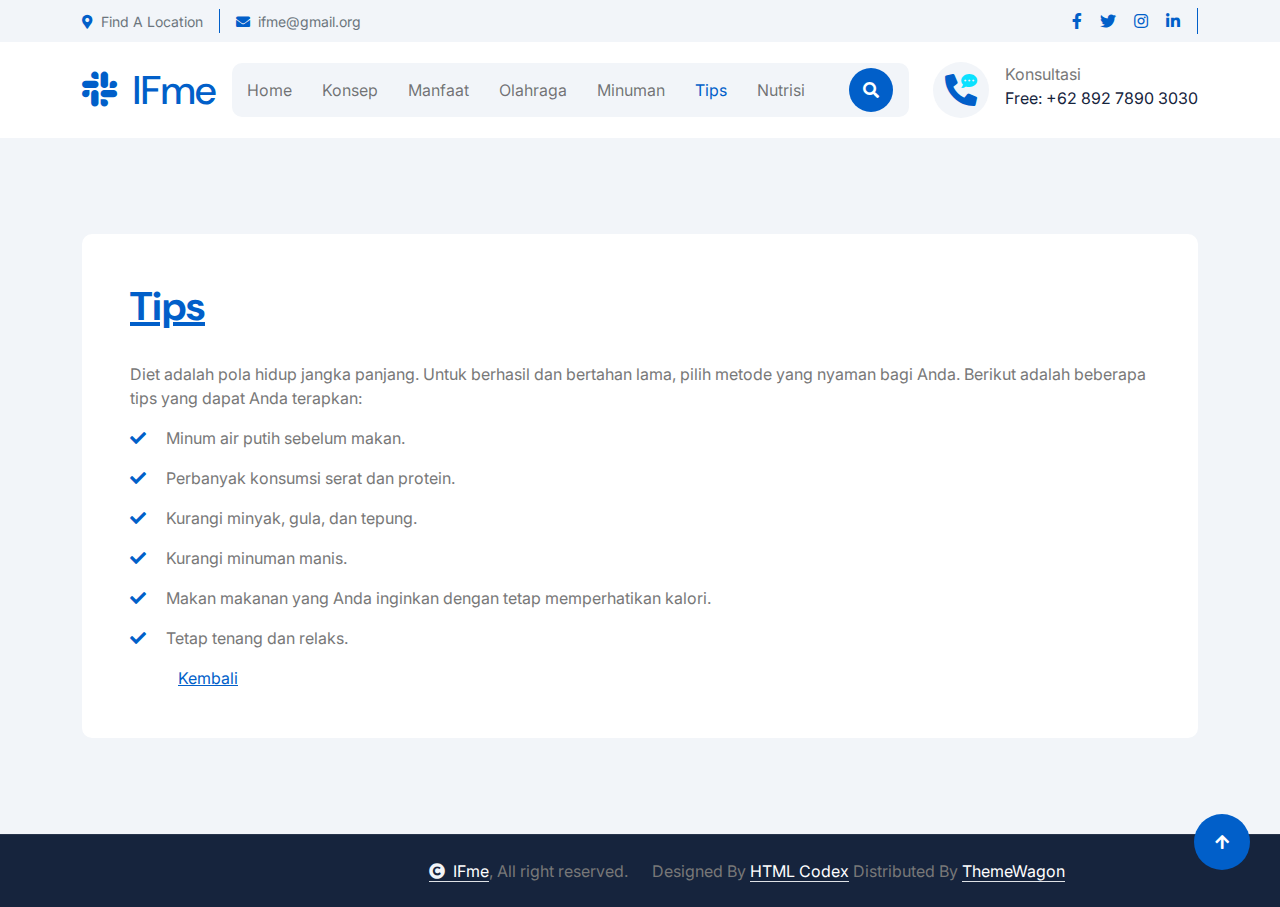
<file: fitur/tips.html>
<!DOCTYPE html>
<html lang="en">
  <head>
    <meta charset="utf-8" />
    <title>IFme - Intermittent Fasting</title>
    <meta content="width=device-width, initial-scale=1.0" name="viewport" />
    <meta content="" name="keywords" />
    <meta content="" name="description" />

    <!-- Google Web Fonts -->
    <link rel="preconnect" href="https://fonts.googleapis.com" />
    <link rel="preconnect" href="https://fonts.gstatic.com" crossorigin />
    <link
      href="https://fonts.googleapis.com/css2?family=DM+Sans:ital,opsz,wght@0,9..40,100..1000;1,9..40,100..1000&family=Inter:slnt,wght@-10..0,100..900&display=swap"
      rel="stylesheet"
    />

    <!-- Icon Font Stylesheet -->
    <link
      rel="stylesheet"
      href="https://use.fontawesome.com/releases/v5.15.4/css/all.css"
    />
    <link
      href="https://cdn.jsdelivr.net/npm/bootstrap-icons@1.4.1/font/bootstrap-icons.css"
      rel="stylesheet"
    />

    <!-- Libraries Stylesheet -->
    <link rel="stylesheet" href="../lib/animate/animate.min.css" />
    <link href="../lib/lightbox/css/lightbox.min.css" rel="stylesheet" />
    <link
      href="../lib/owlcarousel/assets/owl.carousel.min.css"
      rel="stylesheet"
    />

    <!-- Customized Bootstrap Stylesheet -->
    <link href="../css/bootstrap.min.css" rel="stylesheet" />

    <!-- Template Stylesheet -->
    <link href="../css/style.css" rel="stylesheet" />
  </head>

  <body>
    <!-- Spinner Start -->
    <div
      id="spinner"
      class="show bg-white position-fixed translate-middle w-100 vh-100 top-50 start-50 d-flex align-items-center justify-content-center"
    >
      <div
        class="spinner-border text-primary"
        style="width: 3rem; height: 3rem"
        role="status"
      >
        <span class="sr-only">Loading...</span>
      </div>
    </div>
    <!-- Spinner End -->

    <!-- Topbar Start -->
    <div
      class="container-fluid topbar px-0 px-lg-4 bg-light py-2 d-none d-lg-block"
    >
      <div class="container">
        <div class="row gx-0 align-items-center">
          <div class="col-lg-8 text-center text-lg-start mb-lg-0">
            <div class="d-flex flex-wrap">
              <div class="border-end border-primary pe-3">
                <a href="#" class="text-muted small"
                  ><i class="fas fa-map-marker-alt text-primary me-2"></i>Find A
                  Location</a
                >
              </div>
              <div class="ps-3">
                <a href="mailto:example@gmail.com" class="text-muted small"
                  ><i class="fas fa-envelope text-primary me-2"></i
                  >ifme@gmail.org</a
                >
              </div>
            </div>
          </div>
          <div class="col-lg-4 text-center text-lg-end">
            <div class="d-flex justify-content-end">
              <div class="d-flex border-end border-primary pe-3">
                <a class="btn p-0 text-primary me-3" href="#"
                  ><i class="fab fa-facebook-f"></i
                ></a>
                <a class="btn p-0 text-primary me-3" href="#"
                  ><i class="fab fa-twitter"></i
                ></a>
                <a class="btn p-0 text-primary me-3" href="#"
                  ><i class="fab fa-instagram"></i
                ></a>
                <a class="btn p-0 text-primary me-0" href="#"
                  ><i class="fab fa-linkedin-in"></i
                ></a>
              </div>
            </div>
          </div>
        </div>
      </div>
    </div>
    <!-- Topbar End -->

    <!-- Navbar & Hero Start -->
    <div class="container-fluid nav-bar px-0 px-lg-4 py-lg-0">
      <div class="container">
        <nav class="navbar navbar-expand-lg navbar-light">
          <a href="../index.html" class="navbar-brand p-0">
            <h1 class="text-primary mb-0">
              <i class="fab fa-slack me-2"></i> IFme
            </h1>
            <!-- <img src="img/logo.png" alt="Logo"> -->
          </a>
          <button
            class="navbar-toggler"
            type="button"
            data-bs-toggle="collapse"
            data-bs-target="#navbarCollapse"
          >
            <span class="fa fa-bars"></span>
          </button>
          <div class="collapse navbar-collapse" id="navbarCollapse">
            <div class="navbar-nav mx-0 mx-lg-auto">
              <a href="../index.html" class="nav-item nav-link">Home</a>
              <a href="konsep.html" class="nav-item nav-link">Konsep</a>
              <a href="manfaat.html" class="nav-item nav-link">Manfaat</a>
              <a href="olahraga.html" class="nav-item nav-link">Olahraga</a>
              <a href="minuman.html" class="nav-item nav-link">Minuman</a>
              <a href="tips.html" class="nav-item nav-link active">Tips</a>
              <a href="nutrisi.html" class="nav-item nav-link">Nutrisi</a>
              <div class="nav-btn px-3">
                <button
                  class="btn-search btn btn-primary btn-md-square rounded-circle flex-shrink-0"
                  data-bs-toggle="modal"
                  data-bs-target="#searchModal"
                >
                  <i class="fas fa-search"></i>
                </button>
              </div>
            </div>
          </div>
          <div class="d-none d-xl-flex flex-shrink-0 ps-4">
            <a
              href="#"
              class="btn btn-light btn-lg-square rounded-circle position-relative wow tada"
              data-wow-delay=".9s"
            >
              <i class="fa fa-phone-alt fa-2x"></i>
              <div class="position-absolute" style="top: 7px; right: 12px">
                <span><i class="fa fa-comment-dots text-secondary"></i></span>
              </div>
            </a>
            <div class="d-flex flex-column ms-3">
              <span>Konsultasi </span>
              <a href="tel:+ 0123 456 7890"
                ><span class="text-dark">Free: +62 892 7890 3030</span></a
              >
            </div>
          </div>
        </nav>
      </div>
    </div>
    <!-- Navbar & Hero End -->

    <!-- Modal Search Start -->
    <div
      class="modal fade"
      id="searchModal"
      tabindex="-1"
      aria-labelledby="exampleModalLabel"
      aria-hidden="true"
    >
      <div class="modal-dialog modal-fullscreen">
        <div class="modal-content rounded-0">
          <div class="modal-header">
            <h5 class="modal-title" id="exampleModalLabel">
              Search by keyword
            </h5>
            <button
              type="button"
              class="btn-close"
              data-bs-dismiss="modal"
              aria-label="Close"
            ></button>
          </div>
          <div class="modal-body d-flex align-items-center bg-primary">
            <div class="input-group w-75 mx-auto d-flex">
              <input
                type="search"
                class="form-control p-3"
                placeholder="keywords"
                aria-describedby="search-icon-1"
              />
              <span
                id="search-icon-1"
                class="btn bg-light border nput-group-text p-3"
                ><i class="fa fa-search"></i
              ></span>
            </div>
          </div>
        </div>
      </div>
    </div>
    <!-- Modal Search End -->

    <!-- Tips Start -->
    <div class="container-fluid bg-light py-5">
      <div class="container py-5">
        <div class="row g-5">
          <div class="col-xl-12 wow fadeInLeft" data-wow-delay="0.2s">
            <div class="about-item-content bg-white rounded p-5 h-100">
              <h1 class="text-primary fw-bold text-underline">Tips</h1>
              <br />
              <p>
                Diet adalah pola hidup jangka panjang. Untuk berhasil dan
                bertahan lama, pilih metode yang nyaman bagi Anda. Berikut
                adalah beberapa tips yang dapat Anda terapkan:
              </p>
              <ul class="list-unstyled">
                <li class="mb-3">
                  <i class="fa fa-check text-primary me-3"></i>
                  Minum air putih sebelum makan.
                </li>
                <li class="mb-3">
                  <i class="fa fa-check text-primary me-3"></i>
                  Perbanyak konsumsi serat dan protein.
                </li>
                <li class="mb-3">
                  <i class="fa fa-check text-primary me-3"></i>
                  Kurangi minyak, gula, dan tepung.
                </li>
                <li class="mb-3">
                  <i class="fa fa-check text-primary me-3"></i>
                  Kurangi minuman manis.
                </li>
                <li class="mb-3">
                  <i class="fa fa-check text-primary me-3"></i>
                  Makan makanan yang Anda inginkan dengan tetap memperhatikan
                  kalori.
                </li>
                <li class="mb-3">
                  <i class="fa fa-check text-primary me-3"></i>
                  Tetap tenang dan relaks.
                </li>
              </ul>
              <a class="text-underline py-3 px-5" href="../feature.html"
                >Kembali</a
              >
            </div>
          </div>
        </div>
      </div>
    </div>
    <!-- Tips End -->

    <!-- Copyright Start -->
    <div class="container-fluid copyright py-4">
      <div class="container">
        <div class="row g-4 align-items-center">
          <div class="col-md-6 text-center text-md-end mb-md-0">
            <span class="text-body"
              ><a href="#" class="border-bottom text-white"
                ><i class="fas fa-copyright text-light me-2"></i>IFme</a
              >, All right reserved.</span
            >
          </div>
          <div class="col-md-6 text-center text-md-start text-body">
            <!--/*** This template is free as long as you keep the below author’s credit link/attribution link/backlink. ***/-->
            <!--/*** If you'd like to use the template without the below author’s credit link/attribution link/backlink, ***/-->
            <!--/*** you can purchase the Credit Removal License from "https://htmlcodex.com/credit-removal". ***/-->
            Designed By
            <a class="border-bottom text-white" href="https://htmlcodex.com"
              >HTML Codex</a
            >
            Distributed By
            <a class="border-bottom text-white" href="https://themewagon.com"
              >ThemeWagon</a
            >
          </div>
        </div>
      </div>
    </div>
    <!-- Copyright End -->

    <!-- Back to Top -->
    <a href="#" class="btn btn-primary btn-lg-square rounded-circle back-to-top"
      ><i class="fa fa-arrow-up"></i
    ></a>

    <!-- JavaScript Libraries -->
    <script src="https://ajax.googleapis.com/ajax/libs/jquery/3.6.4/jquery.min.js"></script>
    <script src="https://cdn.jsdelivr.net/npm/bootstrap@5.0.0/dist/js/bootstrap.bundle.min.js"></script>
    <script src="../lib/wow/wow.min.js"></script>
    <script src="../lib/easing/easing.min.js"></script>
    <script src="../lib/waypoints/waypoints.min.js"></script>
    <script src="../lib/counterup/counterup.min.js"></script>
    <script src="../lib/lightbox/js/lightbox.min.js"></script>
    <script src="../lib/owlcarousel/owl.carousel.min.js"></script>

    <!-- Template Javascript -->
    <script src="../js/main.js"></script>
  </body>
</html>
</file>
<file: css/style.css>
.text-underline {
  text-decoration: underline;
}
/*** Spinner Start ***/
#spinner {
  opacity: 0;
  visibility: hidden;
  transition: opacity 0.5s ease-out, visibility 0s linear 0.5s;
  z-index: 99999;
}

#spinner.show {
  transition: opacity 0.5s ease-out, visibility 0s linear 0s;
  visibility: visible;
  opacity: 1;
}
/*** Spinner End ***/

.back-to-top {
  position: fixed;
  right: 30px;
  bottom: 30px;
  transition: 0.5s;
  z-index: 99;
}

/*** Button Start ***/
.btn {
  font-weight: 600;
  transition: 0.5s;
}

.btn-square {
  width: 32px;
  height: 32px;
}

.btn-sm-square {
  width: 34px;
  height: 34px;
}

.btn-md-square {
  width: 44px;
  height: 44px;
}

.btn-lg-square {
  width: 56px;
  height: 56px;
}

.btn-xl-square {
  width: 66px;
  height: 66px;
}

.btn-square,
.btn-sm-square,
.btn-md-square,
.btn-lg-square,
.btn-xl-square {
  padding: 0;
  display: flex;
  align-items: center;
  justify-content: center;
  font-weight: normal;
}

.btn.btn-primary {
  color: var(--bs-white);
  border: none;
}

.btn.btn-primary:hover {
  background: var(--bs-dark);
  color: var(--bs-white);
}

.btn.btn-light {
  color: var(--bs-primary);
  border: none;
}

.btn.btn-light:hover {
  color: var(--bs-white);
  background: var(--bs-dark);
}

.btn.btn-dark {
  color: var(--bs-white);
  border: none;
}

.btn.btn-dark:hover {
  color: var(--bs-primary);
  background: var(--bs-light);
}

/*** Topbar Start ***/
.topbar .dropdown-toggle::after {
  border: none;
  content: '\f107';
  font-family: 'Font Awesome 5 Free';
  font-weight: 600;
  vertical-align: middle;
  margin-left: 8px;
  color: var(--bs-primary);
}

.topbar .dropdown .dropdown-menu a:hover {
  background: var(--bs-primary);
  color: var(--bs-white);
}

.topbar .dropdown .dropdown-menu {
  transform: rotateX(0deg);
  visibility: visible;
  background: var(--bs-light);
  padding-top: 10px;
  border: 0;
  transition: 0.5s;
  opacity: 1;
}
/*** Topbar End ***/

/*** Navbar Start ***/
.nav-bar {
  background: var(--bs-white);
  transition: 1s;
}

.navbar-light .navbar-brand img {
  max-height: 60px;
  transition: 0.5s;
}

.nav-bar .navbar-light .navbar-brand img {
  max-height: 50px;
}

.navbar .navbar-nav .nav-item .nav-link {
  padding: 0;
}

.navbar .navbar-nav .nav-item {
  display: flex;
  align-items: center;
  padding: 15px;
}

.navbar-light .navbar-nav .nav-item:hover,
.navbar-light .navbar-nav .nav-item.active,
.navbar-light .navbar-nav .nav-item:hover .nav-link,
.navbar-light .navbar-nav .nav-item.active .nav-link {
  color: var(--bs-primary);
}

@media (max-width: 991px) {
  .navbar {
    padding: 20px 0;
  }

  .navbar .navbar-nav .nav-link {
    padding: 0;
  }

  .navbar .navbar-nav .nav-item {
    display: flex;
    padding: 20px;
    flex-direction: column;
    justify-content: start;
    align-items: start;
  }

  .navbar .navbar-nav .nav-btn {
    display: flex;
    justify-content: start;
  }

  .navbar .navbar-nav {
    width: 100%;
    display: flex;
    margin-top: 20px;
    padding-bottom: 20px;
    background: var(--bs-light);
    border-radius: 10px;
  }

  .navbar.navbar-expand-lg .navbar-toggler {
    padding: 8px 15px;
    border: 1px solid var(--bs-primary);
    color: var(--bs-primary);
  }
}

.navbar .dropdown-toggle::after {
  border: none;
  content: '\f107';
  font-family: 'Font Awesome 5 Free';
  font-weight: 600;
  vertical-align: middle;
  margin-left: 8px;
}

.dropdown .dropdown-menu .dropdown-item:hover {
  background: var(--bs-primary);
  color: var(--bs-white);
}

@media (min-width: 992px) {
  .navbar {
    padding: 20px 0;
  }

  .navbar .nav-btn {
    display: flex;
    align-items: center;
    justify-content: end;
  }

  .navbar .navbar-nav {
    width: 100%;
    display: flex;
    justify-content: center;
    align-items: center;
    background: var(--bs-light);
    border-radius: 10px;
  }

  .navbar .navbar-nav .nav-btn {
    width: 100%;
    display: flex;
    margin-left: auto;
  }

  .navbar .nav-item .dropdown-menu {
    display: block;
    visibility: hidden;
    top: 100%;
    transform: rotateX(-75deg);
    transform-origin: 0% 0%;
    border: 0;
    border-radius: 10px;
    transition: 0.5s;
    opacity: 0;
  }

  .navbar .nav-item:hover .dropdown-menu {
    transform: rotateX(0deg);
    visibility: visible;
    margin-top: 20px;
    background: var(--bs-light);
    transition: 0.5s;
    opacity: 1;
  }
}
/*** Navbar End ***/

/*** Carousel Hero Header Start ***/
.header-carousel .header-carousel-item {
  height: 700px;
}

.header-carousel .owl-nav .owl-prev,
.header-carousel .owl-nav .owl-next {
  position: absolute;
  width: 60px;
  height: 60px;
  border-radius: 60px;
  background: var(--bs-light);
  color: var(--bs-primary);
  font-size: 26px;
  display: flex;
  align-items: center;
  justify-content: center;
  transition: 0.5s;
  opacity: 0;
}

.header-carousel .owl-nav .owl-prev {
  bottom: 30px;
  left: 50%;
  transform: translateX(-50%);
  margin-left: 30px;
  opacity: 0;
}
.header-carousel .owl-nav .owl-next {
  bottom: 30px;
  right: 50%;
  transform: translateX(-50%);
  margin-right: 30px;
  opacity: 0;
}

.header-carousel .owl-nav .owl-prev:hover,
.header-carousel .owl-nav .owl-next:hover {
  box-shadow: inset 0 0 100px 0 var(--bs-secondary);
  color: var(--bs-white);
  opacity: 0;
}

.header-carousel .header-carousel-item .carousel-caption {
  position: absolute;
  width: 100%;
  height: 100%;
  left: 0;
  bottom: 0;
  background: rgba(0, 0, 0, 0.2);
  display: flex;
  align-items: center;
}

@media (max-width: 991px) {
  .header-carousel .header-carousel-item .carousel-caption {
    padding-top: 45px;
  }

  .header-carousel .header-carousel-item {
    height: 1300px;
  }
}

@media (max-width: 767px) {
  .header-carousel .header-carousel-item {
    height: 950px;
  }

  .header-carousel .owl-nav .owl-prev {
    bottom: -30px;
    left: 50%;
    transform: translateX(-50%);
    margin-left: -45px;
    opacity: 0;
  }

  .header-carousel .owl-nav .owl-next {
    bottom: -30px;
    left: 50%;
    transform: translateX(-50%);
    margin-left: 45px;
  }
}
/*** Carousel Hero Header End ***/

/*** Single Page Hero Header Start ***/
.bg-breadcrumb {
  position: relative;
  overflow: hidden;
  background: linear-gradient(rgba(1, 95, 201, 0.9), rgba(0, 0, 0, 0.2)),
    url(../img/bg-breadcrumb.jpg);
  background-position: center center;
  background-repeat: no-repeat;
  background-size: cover;
  padding: 60px 0 60px 0;
  transition: 0.5s;
}

.bg-breadcrumb .breadcrumb {
  position: relative;
}

.bg-breadcrumb .breadcrumb .breadcrumb-item a {
  color: var(--bs-white);
}
/*** Single Page Hero Header End ***/

/*** Feature Start ***/
.feature .feature-item {
  border-radius: 10px;
  background: var(--bs-white);
  transition: 0.5s;
}

.feature .feature-item:hover {
  background: var(--bs-primary);
}

.feature .feature-item .feature-icon {
  position: relative;
  width: 100px;
  display: inline-flex;
  align-items: center;
  justify-content: center;
  border-bottom-left-radius: 10px;
  border-bottom-right-radius: 10px;
  background: var(--bs-light);
}

.feature .feature-item:hover .feature-icon i {
  z-index: 9;
}

.feature .feature-item .feature-icon::after {
  content: '';
  position: absolute;
  width: 100%;
  height: 0;
  top: 0;
  left: 0;
  border-bottom-left-radius: 10px;
  border-bottom-right-radius: 10px;
  background: var(--bs-dark);
  transition: 0.5s;
  z-index: 1;
}

.feature .feature-item:hover .feature-icon::after {
  height: 100%;
}

.feature .feature-item .feature-icon {
  color: var(--bs-primary);
}

.feature .feature-item .feature-icon,
.feature .feature-item h4,
.feature .feature-item p {
  transition: 0.5s;
}

.feature .feature-item:hover .feature-icon {
  color: var(--bs-white);
}
.feature .feature-item:hover h4,
.feature .feature-item:hover p {
  color: var(--bs-white);
}

.feature .feature-item:hover a.btn {
  background: var(--bs-white);
  color: var(--bs-primary);
}

.feature .feature-item:hover a.btn:hover {
  background: var(--bs-dark);
  color: var(--bs-white);
}
/*** Feature End ***/

/*** Service Start ***/
.service .service-item {
  border-radius: 10px;
}
.service .service-item .service-img {
  position: relative;
  overflow: hidden;
  border-top-left-radius: 10px;
  border-top-right-radius: 10px;
}

.service .service-item .service-img img {
  transition: 0.5s;
}

.service .service-item:hover .service-img img {
  transform: scale(1.1);
}

.service .service-item .service-img::after {
  content: '';
  position: absolute;
  width: 100%;
  height: 0;
  top: 0;
  left: 0;
  border-top-left-radius: 10px;
  border-top-right-radius: 10px;
  background: rgba(1, 95, 201, 0.2);
  transition: 0.5s;
  z-index: 1;
}

.service .service-item:hover .service-img::after {
  height: 100%;
}

.service .service-item .service-img .service-icon {
  position: absolute;
  width: 70px;
  bottom: 0;
  right: 25px;
  border-top-left-radius: 10px;
  border-top-right-radius: 10px;
  background: var(--bs-light);
  display: flex;
  align-items: center;
  justify-content: center;
  transition: 0.5s;
  z-index: 9;
}

.service .service-item .service-img .service-icon i {
  color: var(--bs-primary);
  transition: 0.5s;
}

.service .service-item:hover .service-img .service-icon i {
  transform: rotateX(360deg);
  color: var(--bs-white);
}

.service .service-item:hover .service-img .service-icon {
  bottom: 0;
  color: var(--bs-white);
  background: var(--bs-primary);
}

.service .service-content {
  position: relative;
  border-bottom-left-radius: 10px;
  border-bottom-right-radius: 10px;
  background: var(--bs-light);
}

.service .service-item .service-content .service-content-inner {
  position: relative;
  z-index: 9;
}

.service .service-item .service-content .service-content-inner .h4,
.service .service-item .service-content .service-content-inner p {
  transition: 0.5s;
}

.service .service-item:hover .service-content .service-content-inner .h4,
.service .service-item:hover .service-content .service-content-inner p {
  color: var(--bs-white);
}

.service
  .service-item:hover
  .service-content
  .service-content-inner
  .btn.btn-primary {
  color: var(--bs-primary);
  background: var(--bs-white);
}

.service
  .service-item:hover
  .service-content
  .service-content-inner
  .btn.btn-primary:hover {
  color: var(--bs-white);
  background: var(--bs-dark);
}

.service .service-item:hover .service-content .service-content-inner .h4:hover {
  color: var(--bs-dark);
}

.service .service-item .service-content::after {
  content: '';
  position: absolute;
  width: 100%;
  height: 0;
  bottom: 0;
  left: 0;
  border-bottom-left-radius: 10px;
  border-bottom-right-radius: 10px;
  background: var(--bs-primary);
  transition: 0.5s;
  z-index: 1;
}

.service .service-item:hover .service-content::after {
  height: 100%;
}
/*** Service End ***/

/*** FAQs Start ***/
.faq-section .accordion .accordion-item .accordion-header .accordion-button {
  color: var(--bs-white);
  background: rgba(1, 95, 201, 0.8);
  font-size: 18px;
}

.faq-section
  .accordion
  .accordion-item
  .accordion-header
  .accordion-button.collapsed {
  color: var(--bs-primary);
  background: var(--bs-light);
}
/*** FAQs End ***/

*** Blog Start ***/ .blog .blog-item {
  border-radius: 10px;
  transition: 0.5s;
}

.blog .blog-item:hover {
  box-shadow: 0 0 45px rgba(0, 0, 0, 0.1);
}

.blog .blog-item:hover .blog-content {
  background: var(--bs-white);
}

.blog .blog-item .blog-img {
  border-top-left-radius: 10px;
  border-top-right-radius: 10px;
  position: relative;
  overflow: hidden;
}

.blog .blog-item .blog-img img {
  transition: 0.5s;
}

.blog .blog-item:hover .blog-img img {
  transform: scale(1.2);
}

.blog .blog-item .blog-img::after {
  content: '';
  position: absolute;
  width: 100%;
  height: 0;
  top: 0;
  left: 0;
  border-top-left-radius: 10px;
  border-top-right-radius: 10px;
  background: rgba(1, 95, 201, 0.2);
  transition: 0.5s;
  z-index: 1;
}

.blog .blog-item:hover .blog-img::after {
  height: 100%;
}

.blog .blog-item .blog-img .blog-categiry {
  position: absolute;
  bottom: 0;
  right: 0;
  border-top-left-radius: 10px;
  display: inline-flex;
  color: var(--bs-white);
  background: var(--bs-primary);
  z-index: 9;
}

.blog .blog-item .blog-content {
  border-bottom-left-radius: 10px;
  border-bottom-right-radius: 10px;
  background: var(--bs-light);
}

.blog .blog-item .blog-content a.btn {
  color: var(--bs-dark);
}

.blog .blog-item:hover .blog-content a.btn:hover {
  color: var(--bs-primary);
}
/*** Blog End ***/

/*** Team Start ***/
.team .team-item .team-img {
  position: relative;
  overflow: hidden;
  border-top-left-radius: 10px;
  border-top-right-radius: 10px;
}

.team .team-item .team-img img {
  transition: 0.5s;
}

.team .team-item:hover .team-img img {
  transform: scale(1.1);
}

.team .team-item .team-img::after {
  content: '';
  position: absolute;
  width: 100%;
  height: 0;
  top: 0;
  left: 0;
  border-top-left-radius: 10px;
  border-top-right-radius: 10px;
  transition: 0.5s;
}

.team .team-item:hover .team-img::after {
  height: 100%;
  background: rgba(255, 255, 255, 0.3);
}

.team .team-item .team-img .team-icon {
  position: absolute;
  bottom: 20px;
  right: 20px;
  margin-bottom: -100%;
  transition: 0.5s;
  z-index: 9;
}

.team .team-item:hover .team-img .team-icon {
  margin-bottom: 0;
}

.team .team-item .team-title {
  color: var(--bs-white);
  background: var(--bs-primary);
  border-bottom-left-radius: 10px;
  border-bottom-right-radius: 10px;
  transition: 0.5s;
}

.team .team-item .team-title h4 {
  color: var(--bs-white);
}

.team .team-item:hover .team-title {
  background: var(--bs-dark);
}
/*** Team End ***/

/*** Testimonial Start ***/
.testimonial-carousel .owl-stage-outer {
  margin-top: 58px;
  margin-right: -1px;
}

.testimonial .owl-nav .owl-prev {
  position: absolute;
  top: -58px;
  left: 0;
  background: var(--bs-primary);
  color: var(--bs-white);
  padding: 5px 30px;
  border-radius: 30px;
  transition: 0.5s;
  opacity: 0;
}

.testimonial .owl-nav .owl-prev:hover {
  background: var(--bs-dark);
  color: var(--bs-white);
  opacity: 0;
}

.testimonial .owl-nav .owl-next {
  position: absolute;
  top: -58px;
  right: 0;
  background: var(--bs-primary);
  color: var(--bs-white);
  padding: 5px 30px;
  border-radius: 30px;
  transition: 0.5s;
  opacity: 0;
}

.testimonial .owl-nav .owl-next:hover {
  background: var(--bs-dark);
  color: var(--bs-white);
  opacity: 0;
}
/*** Testimonial End ***/

/*** Contact Start ***/
.contact .contact-img {
  position: relative;
}

.contact .contact-img::after {
  content: '';
  position: absolute;
  width: 100%;
  height: 100%;
  top: 0;
  left: 0;
  border-radius: 30% 70% 70% 30% / 30% 30% 70% 70%;
  background: rgba(255, 255, 255, 0.9);
  z-index: 1;
  animation-name: image-efects;
  animation-duration: 10s;
  animation-delay: 1s;
  animation-iteration-count: infinite;
  animation-direction: alternate;
  transition: 0.5s;
}

@keyframes image-efects {
  0% {
    border-radius: 30% 70% 70% 30% / 30% 30% 70% 70%;
  }

  25% {
    border-radius: 35% 65% 27% 73% / 71% 25% 75% 29%;
  }

  50% {
    border-radius: 41% 59% 45% 55% / 32% 21% 79% 68%;
  }

  75% {
    border-radius: 69% 31% 39% 61% / 70% 83% 17% 30%;
  }

  100% {
    border-radius: 30% 70% 70% 30% / 30% 30% 70% 70%;
  }
}

.contact .contact-img .contact-img-inner {
  position: relative;
  z-index: 9;
}
/*** Contact End ***/

/*** Footer Start ***/
.footer {
  background: var(--bs-dark);
}

.footer .footer-item {
  display: flex;
  flex-direction: column;
  align-items: center;
}

.footer .footer-item a {
  line-height: 35px;
  color: var(--bs-body);
  transition: 0.5s;
}

.footer .footer-item p {
  line-height: 35px;
}

.footer .footer-item a:hover {
  color: var(--bs-primary);
}

.footer .footer-item .btn-xl-square {
  background: var(--bs-primary);
  color: var(--bs-white);
}

.footer .footer-item .btn-xl-square i {
  font-size: 2rem;
}

.footer .footer-item .btn-xl-square {
  padding: 1rem;
}

.footer .footer-item .footer-btn a,
.footer .footer-item .footer-btn a i {
  transition: 0.5s;
}

.footer .footer-item .footer-btn a:hover {
  background: var(--bs-white);
}

.footer .footer-item .footer-btn a:hover i {
  color: var(--bs-primary);
}

.footer .footer-item .footer-btn a {
  background: var(--bs-light);
  color: var(--bs-primary);
}

.footer .footer-item .footer-btn a:hover {
  background: var(--bs-primary);
}

.footer .footer-item .footer-btn a:hover i {
  color: var(--bs-white);
}
/*** Footer End ***/

/*** copyright Start ***/
.copyright {
  background: var(--bs-dark);
  border-top: 1px solid rgba(255, 255, 255, 0.08);
}
/*** copyright end ***/
</file>
